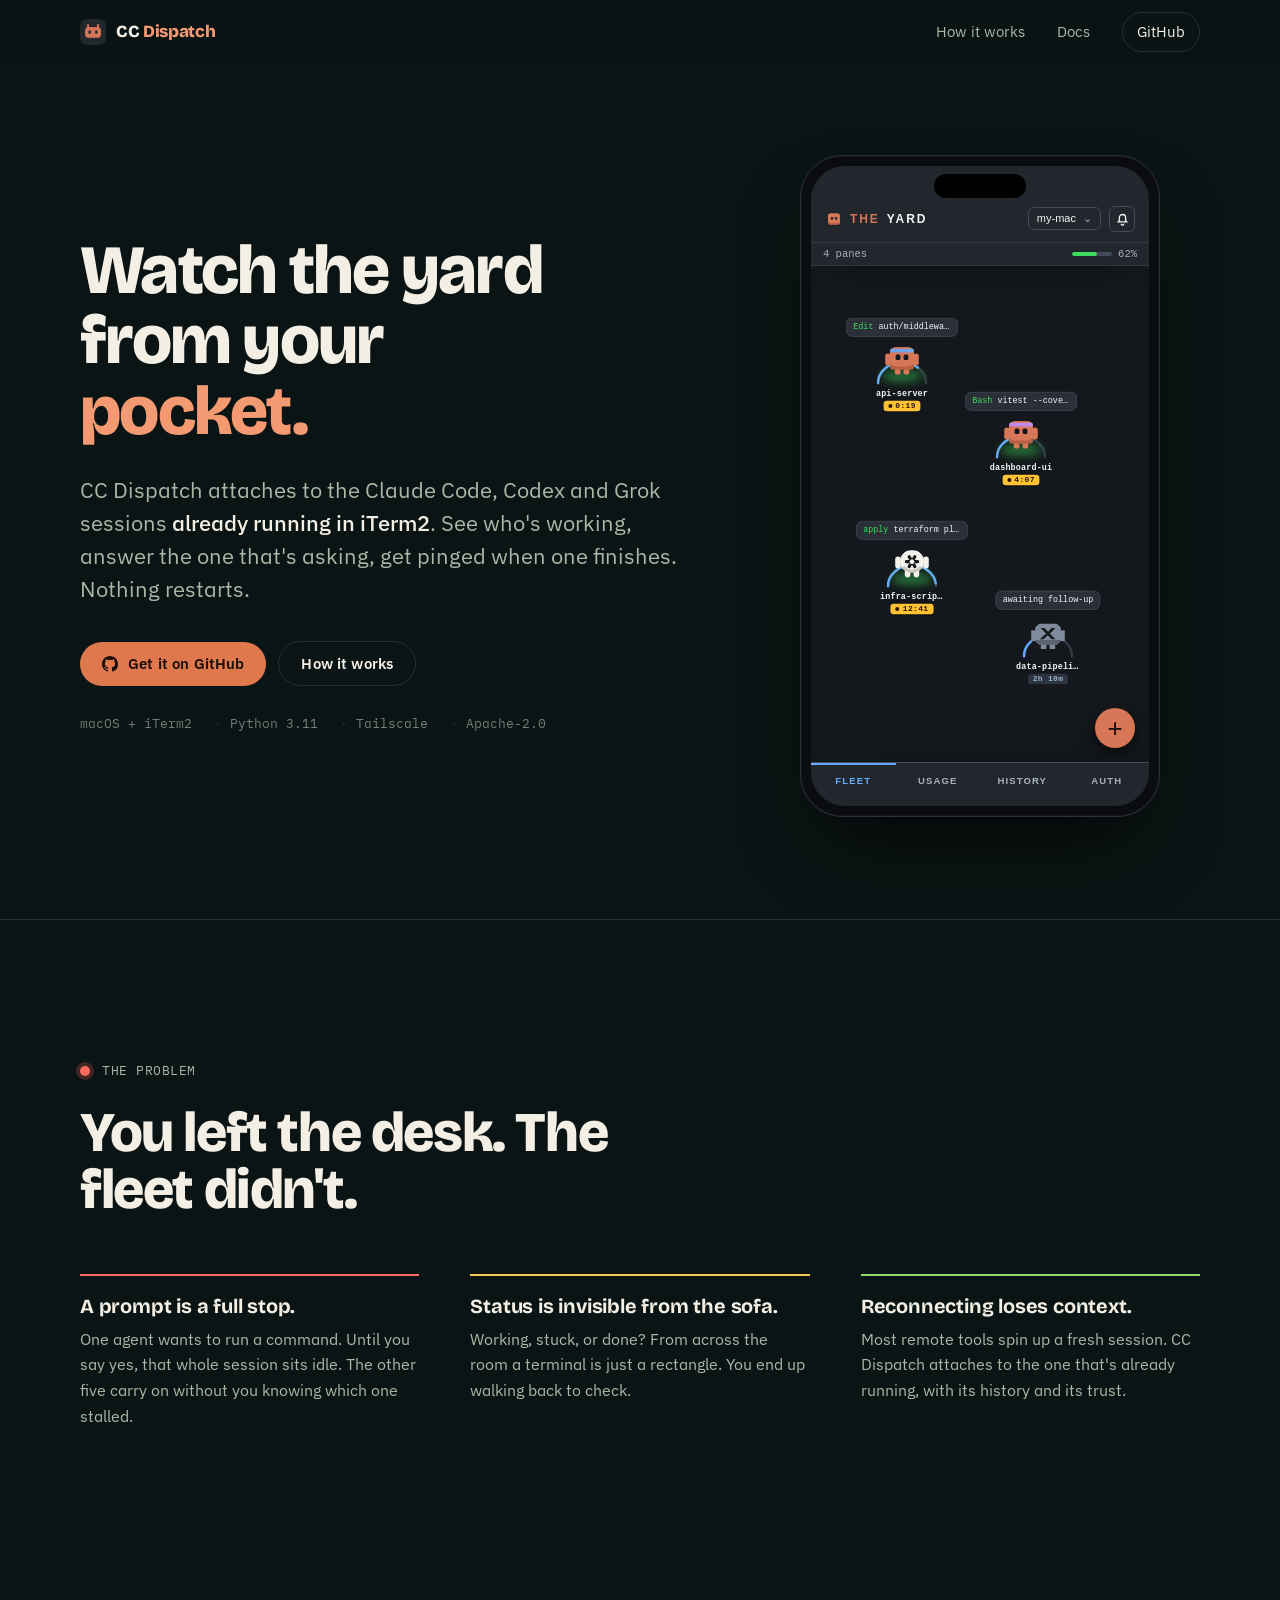
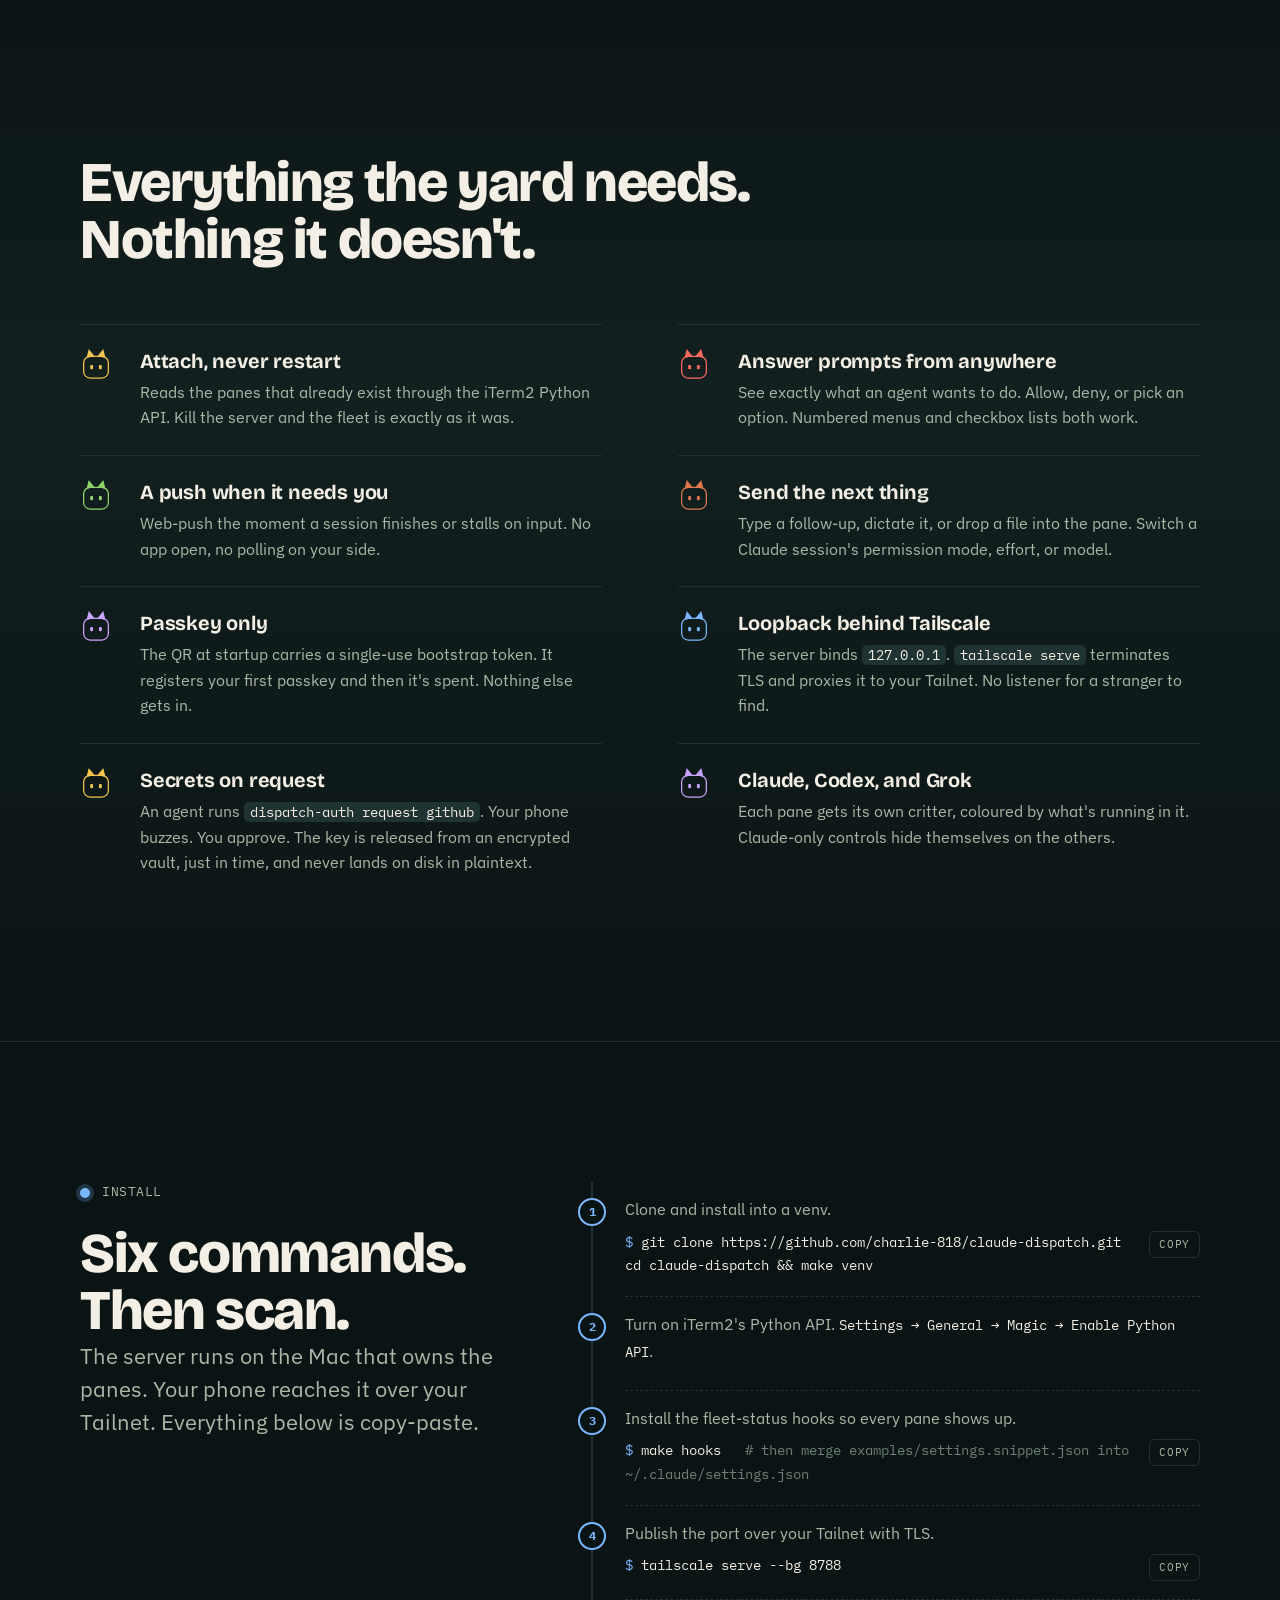
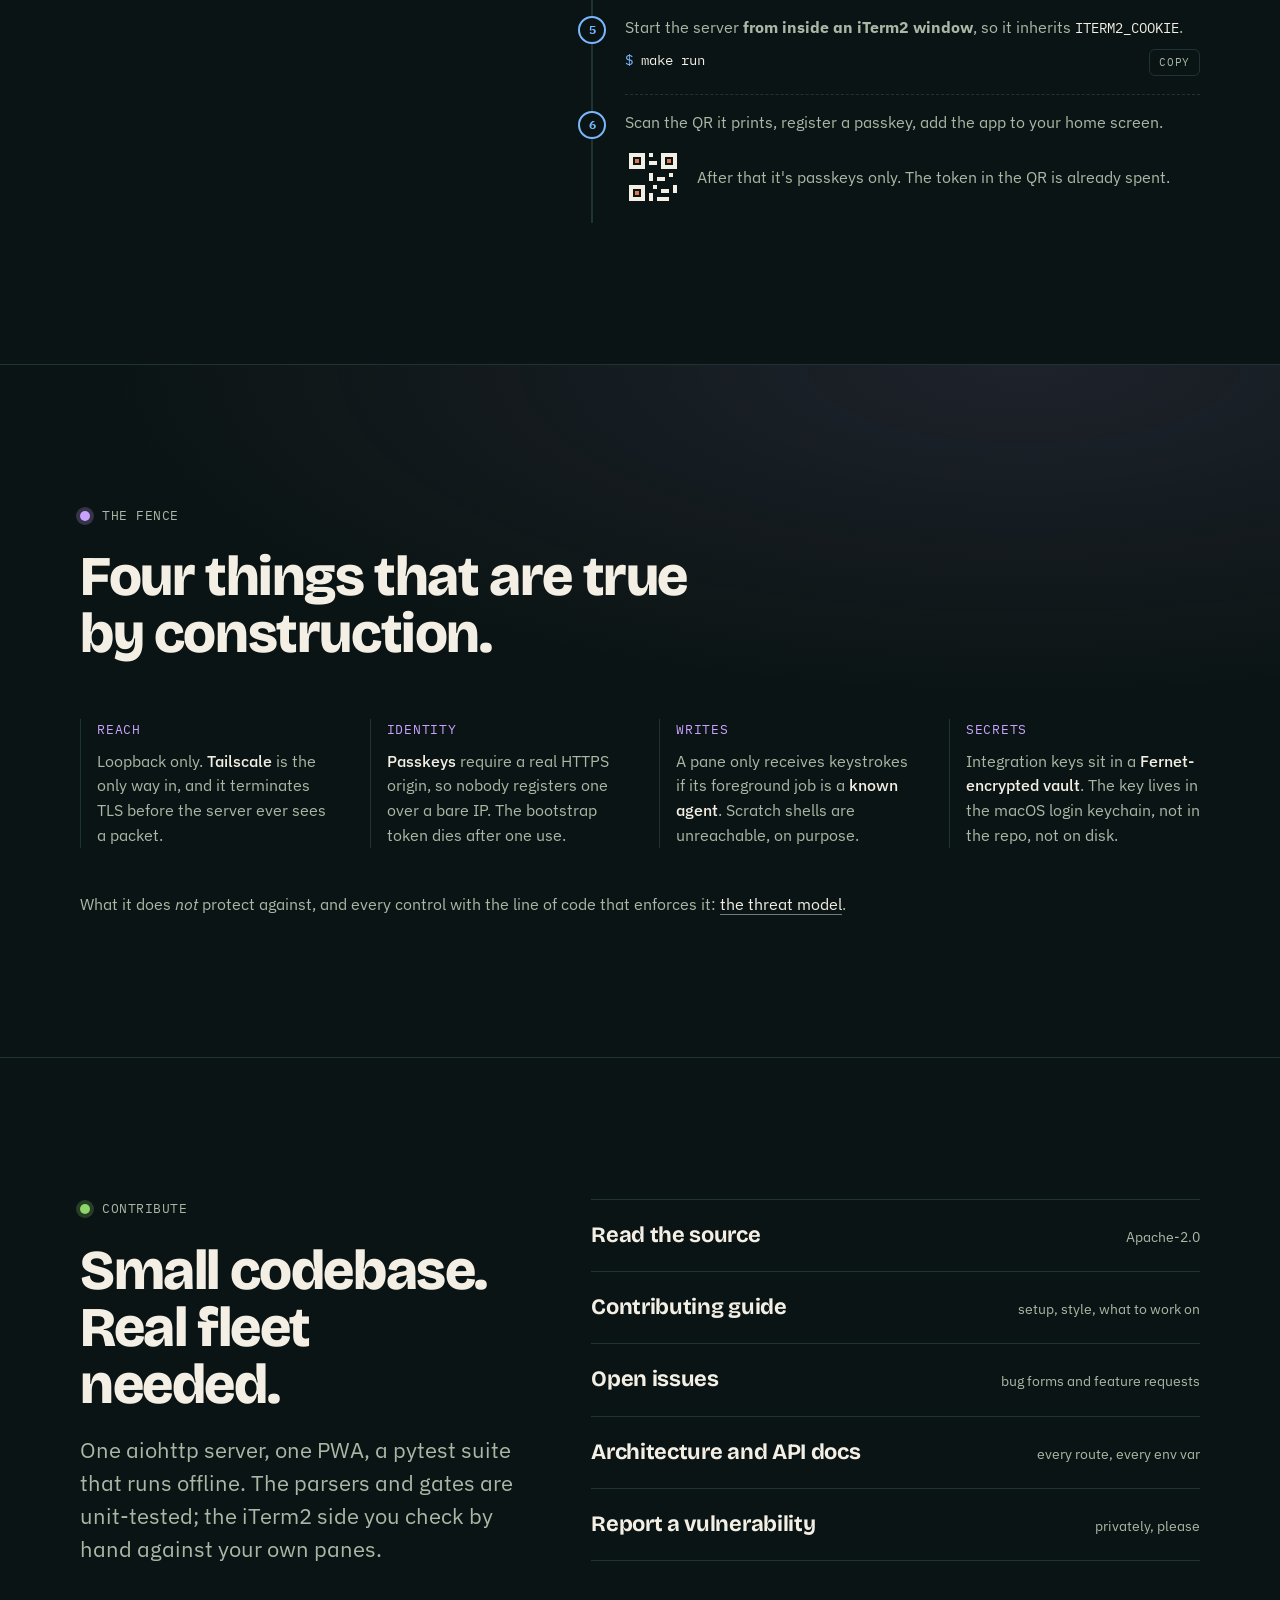
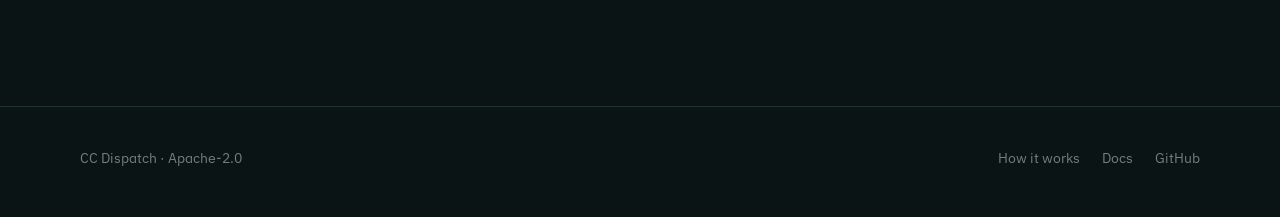
<file: site/index.html>
<!doctype html>
<html lang="en">
<head>
<meta charset="utf-8">
<meta name="viewport" content="width=device-width,initial-scale=1">
<title>CC Dispatch — watch the yard from your pocket</title>
<meta name="description" content="CC Dispatch attaches to the Claude Code, Codex and Grok sessions already running in iTerm2 on your Mac. See who's working, answer the one that's asking, get pinged when one finishes. From your phone, over Tailscale, behind a passkey.">
<meta property="og:title" content="CC Dispatch — watch the yard from your pocket">
<meta property="og:description" content="Phone control for the agent panes already running in iTerm2. Nothing restarts.">
<meta property="og:type" content="website">
<meta property="og:image" content="assets/icon-512.png">
<meta name="theme-color" content="#0b1414">
<link rel="icon" type="image/png" href="assets/icon-512.png">
<link rel="preconnect" href="https://fonts.googleapis.com">
<link rel="preconnect" href="https://fonts.gstatic.com" crossorigin>
<link rel="stylesheet" href="https://fonts.googleapis.com/css2?family=Bricolage+Grotesque:opsz,wdth,wght@12..96,100..112,700..800&family=IBM+Plex+Mono:wght@400;500;600&family=IBM+Plex+Sans:wght@400;500;600&display=swap">
<link rel="stylesheet" href="styles.css">
</head>
<body>

<header class="nav">
  <div class="wrap">
    <a class="brand" href="index.html"><img src="assets/icon-512.png" alt=""><span>CC <b>Dispatch</b></span></a>
    <nav>
      <a href="how-it-works.html">How it works</a>
      <a href="https://github.com/charlie-818/claude-dispatch/tree/main/docs">Docs</a>
      <a class="gh" href="https://github.com/charlie-818/claude-dispatch">GitHub</a>
    </nav>
  </div>
</header>

<main>

<!-- ── Hero: the yard ─────────────────────────────────────────────────── -->
<section class="hero">
  <div class="wrap">
    <div>
      <h1>Watch the yard from your <em>pocket.</em></h1>
      <p class="lede">CC Dispatch attaches to the Claude Code, Codex and Grok sessions <strong>already running in iTerm2</strong>. See who's working, answer the one that's asking, get pinged when one finishes. Nothing restarts.</p>
      <div class="cta">
        <a class="btn btn-clay" href="https://github.com/charlie-818/claude-dispatch">
          <svg viewBox="0 0 16 16" fill="currentColor" aria-hidden="true"><path d="M8 0C3.58 0 0 3.58 0 8c0 3.54 2.29 6.53 5.47 7.59.4.07.55-.17.55-.38 0-.19-.01-.82-.01-1.49-2.01.37-2.53-.49-2.69-.94-.09-.23-.48-.94-.82-1.13-.28-.15-.68-.52-.01-.53.63-.01 1.08.58 1.23.82.72 1.21 1.87.87 2.33.66.07-.52.28-.87.51-1.07-1.78-.2-3.64-.89-3.64-3.95 0-.87.31-1.59.82-2.15-.08-.2-.36-1.02.08-2.12 0 0 .67-.21 2.2.82.64-.18 1.32-.27 2-.27.68 0 1.36.09 2 .27 1.53-1.04 2.2-.82 2.2-.82.44 1.1.16 1.92.08 2.12.51.56.82 1.27.82 2.15 0 3.07-1.87 3.75-3.65 3.95.29.25.54.73.54 1.48 0 1.07-.01 1.93-.01 2.2 0 .21.15.46.55.38A8.01 8.01 0 0 0 16 8c0-4.42-3.58-8-8-8z"/></svg>
          Get it on GitHub
        </a>
        <a class="btn btn-ghost" href="how-it-works.html">How it works</a>
      </div>
      <div class="req"><span>macOS + iTerm2</span><span>Python 3.11</span><span>Tailscale</span><span>Apache-2.0</span></div>
    </div>

    <div class="phone-wrap" aria-label="The Yard: the fleet view of the CC Dispatch app. One session asks permission, you approve it, another finishes and sends a push notification.">
      <div class="phone">
        <div class="app">
          <div class="app-top">
            <span class="wm"><svg viewBox="0 0 44 40" aria-hidden="true"><rect class="body" x="7" y="6" width="30" height="28" rx="7"/><rect class="shade" x="7" y="26" width="30" height="8" rx="4"/><rect class="body" x="7" y="6" width="30" height="24" rx="7"/><rect class="eye" x="14" y="15" width="6" height="7" rx="2"/><rect class="eye" x="24" y="15" width="6" height="7" rx="2"/></svg>THE <b>YARD</b></span>
            <span class="host">my-mac <i>⌄</i></span>
            <span class="bell"><svg viewBox="0 0 16 16" fill="none" stroke="currentColor" stroke-width="1.4" aria-hidden="true"><path d="M3.5 11.5h9l-1.2-1.6V7a3.3 3.3 0 0 0-6.6 0v2.9zM6.5 13.5a1.5 1.5 0 0 0 3 0"/></svg></span>
          </div>
          <div class="app-sub"><span>4 panes</span><span class="usage"><i style="--u:62%"></i>62%</span></div>
          <div class="yard">
            <div class="banner story"><img src="assets/icon-512.png" alt=""><div><b>infra-scripts finished</b>done — 12 resources changed</div></div>
        <div class="critter working" style="--x:27%;--y:15%;--band:#66a9ff">
          <div class="bubble on"><span class="verb">Edit</span> auth/middleware.py</div>
          <div class="stage"><svg class="ring" viewBox="0 0 64 38" aria-hidden="true"><path class="track" d="M2 36 A30 26 0 0 1 62 36"/><path class="fill" d="M2 36 A30 26 0 0 1 62 36" style="--pct:.62"/></svg><span class="glow"></span><svg class="clawd" viewBox="0 0 44 40" aria-hidden="true"><rect class="limb leg-l" x="13" y="30" width="7" height="10" rx="2"/><rect class="limb leg-r" x="24" y="30" width="7" height="10" rx="2"/><rect class="limb arm-l" x="1" y="14" width="7" height="15" rx="3.5"/><rect class="limb arm-r" x="36" y="14" width="7" height="15" rx="3.5"/><rect class="body" x="7" y="6" width="30" height="28" rx="7"/><rect class="shade" x="7" y="26" width="30" height="8" rx="4"/><rect class="body" x="7" y="6" width="30" height="24" rx="7"/><rect class="band" x="7" y="8" width="30" height="4.5" rx="2.25" fill="transparent"/><rect class="eye" x="14" y="15" width="6" height="7" rx="2"/><rect class="eye" x="24" y="15" width="6" height="7" rx="2"/></svg></div>
          <span class="ctag">api-server</span>
          <span class="wtimer">0:19</span>
        </div>
        <div class="critter working asks" style="--x:62%;--y:30%;--band:#bd8dff">
          <div class="bubble on"><span class="a"><span class="verb">Bash</span> vitest --coverage</span><span class="b"><span class="verb">Bash</span> rm -rf dist/</span></div>
          <div class="stage"><svg class="ring" viewBox="0 0 64 38" aria-hidden="true"><path class="track" d="M2 36 A30 26 0 0 1 62 36"/><path class="fill" d="M2 36 A30 26 0 0 1 62 36" style="--pct:.35"/></svg><span class="glow"></span><svg class="clawd" viewBox="0 0 44 40" aria-hidden="true"><rect class="limb leg-l" x="13" y="30" width="7" height="10" rx="2"/><rect class="limb leg-r" x="24" y="30" width="7" height="10" rx="2"/><rect class="limb arm-l" x="1" y="14" width="7" height="15" rx="3.5"/><rect class="limb arm-r" x="36" y="14" width="7" height="15" rx="3.5"/><rect class="body" x="7" y="6" width="30" height="28" rx="7"/><rect class="shade" x="7" y="26" width="30" height="8" rx="4"/><rect class="body" x="7" y="6" width="30" height="24" rx="7"/><rect class="band" x="7" y="8" width="30" height="4.5" rx="2.25" fill="transparent"/><rect class="eye" x="14" y="15" width="6" height="7" rx="2"/><rect class="eye" x="24" y="15" width="6" height="7" rx="2"/></svg></div>
          <span class="ctag">dashboard-ui</span>
          <span class="wtimer">4:07</span>
        </div>
        <div class="critter working finishes p-codex" style="--x:30%;--y:56%">
          <div class="bubble on"><span class="a"><span class="verb">apply</span> terraform plan</span><span class="b">done · 12 changed</span></div>
          <div class="stage"><svg class="ring" viewBox="0 0 64 38" aria-hidden="true"><path class="track" d="M2 36 A30 26 0 0 1 62 36"/><path class="fill" d="M2 36 A30 26 0 0 1 62 36" style="--pct:.8"/></svg><span class="glow"></span><svg class="clawd" viewBox="0 0 44 40" aria-hidden="true"><rect class="limb leg-l" x="13" y="30" width="7" height="10" rx="3.5"/><rect class="limb leg-r" x="24" y="30" width="7" height="10" rx="3.5"/><rect class="limb arm-l" x="1" y="14" width="7" height="15" rx="3.5"/><rect class="limb arm-r" x="36" y="14" width="7" height="15" rx="3.5"/><rect class="body" x="7" y="6" width="30" height="28" rx="14"/><path class="shade" d="M9.51 28A14 14 0 0 0 21 34L23 34A14 14 0 0 0 34.49 28L31.21 25.71A10 10 0 0 1 23 30L21 30A10 10 0 0 1 12.79 25.71Z"/><g class="eye"><rect x="13" y="18.3" width="18" height="4" rx="2"/><rect x="13" y="18.3" width="18" height="4" rx="2" transform="rotate(60 22 20.3)"/><rect x="13" y="18.3" width="18" height="4" rx="2" transform="rotate(-60 22 20.3)"/></g><polygon class="body" points="25.2,20.3 23.6,23.1 20.4,23.1 18.8,20.3 20.4,17.5 23.6,17.5"/></svg></div>
          <span class="ctag">infra-scripts</span>
          <span class="wtimer">12:41</span>
        </div>
        <div class="critter idle resting p-grok" style="--x:70%;--y:70%">
          <div class="bubble on">awaiting follow-up</div>
          <div class="stage"><svg class="ring" viewBox="0 0 64 38" aria-hidden="true"><path class="track" d="M2 36 A30 26 0 0 1 62 36"/><path class="fill" d="M2 36 A30 26 0 0 1 62 36" style="--pct:.2"/></svg><span class="glow"></span><svg class="clawd" viewBox="0 0 44 40" aria-hidden="true"><rect class="limb leg-l" x="13" y="30" width="7" height="10"/><rect class="limb leg-r" x="24" y="30" width="7" height="10"/><rect class="limb arm-l" x="1" y="14" width="7" height="15"/><rect class="limb arm-r" x="36" y="14" width="7" height="15"/><polygon class="body" points="11,5 33,5 38,10 38,29 33,34 11,34 6,29 6,10"/><polygon class="shade" points="6,27.5 38,27.5 38,29 33,34 11,34 6,29"/><g class="eye"><polygon points="12.8,10.8 17.4,10.8 31.2,26.6 26.6,26.6"/><polygon points="26.6,10.8 31.2,10.8 24.6,18.4 20,18.4"/><polygon points="18.6,19.6 23.2,19.6 16.4,26.6 11.8,26.6"/></g></svg></div>
          <span class="ctag">data-pipeline</span>
          <span class="wtimer">2h 10m</span>
        </div>
            <div class="sheet story">
              <div class="sheet-h"><i></i>dashboard-ui wants to run</div>
              <pre>rm -rf dist/</pre>
              <div class="acts"><span class="allow">Allow</span><span>Deny</span></div>
            </div>
            <span class="fab" aria-hidden="true">+</span>
          </div>
          <div class="tabbar"><span class="cur">Fleet</span><span>Usage</span><span>History</span><span>Auth</span></div>
        </div>
      </div>
    </div>
  </div>
</section>

<!-- ── Why ────────────────────────────────────────────────────────────── -->
<section class="why">
  <div class="wrap">
    <p class="eyebrow mono r">the problem</p>
    <h2 class="r">You left the desk. The fleet didn't.</h2>
    <div class="truths">
      <div class="truth r" data-d="1" style="--c:var(--ember)">
        <h3>A prompt is a full stop.</h3>
        <p>One agent wants to run a command. Until you say yes, that whole session sits idle. The other five carry on without you knowing which one stalled.</p>
      </div>
      <div class="truth r" data-d="2" style="--c:var(--sun)">
        <h3>Status is invisible from the sofa.</h3>
        <p>Working, stuck, or done? From across the room a terminal is just a rectangle. You end up walking back to check.</p>
      </div>
      <div class="truth r" data-d="3" style="--c:var(--moss)">
        <h3>Reconnecting loses context.</h3>
        <p>Most remote tools spin up a fresh session. CC Dispatch attaches to the one that's already running, with its history and its trust.</p>
      </div>
    </div>
  </div>
</section>

<!-- ── What it does ───────────────────────────────────────────────────── -->
<section class="what">
  <div class="wrap">
    <p class="eyebrow mono r">what it does</p>
    <h2 class="r">Everything the yard needs.<br>Nothing it doesn't.</h2>
    <div class="ledger">
      <div class="row r" style="--c:var(--sun)">
        <svg class="glyph" viewBox="0 0 44 44" aria-hidden="true"><rect class="head" x="5" y="10" width="34" height="30" rx="9"/><polygon class="ear" points="9,12 12,0 20,10"/><polygon class="ear" points="35,12 32,0 24,10"/><rect class="eye" x="14" y="22" width="4" height="6" rx="1.5"/><rect class="eye" x="26" y="22" width="4" height="6" rx="1.5"/></svg>
        <div><h3>Attach, never restart</h3><p>Reads the panes that already exist through the iTerm2 Python API. Kill the server and the fleet is exactly as it was.</p></div>
      </div>
      <div class="row r" style="--c:var(--ember)">
        <svg class="glyph" viewBox="0 0 44 44" aria-hidden="true"><rect class="head" x="5" y="10" width="34" height="30" rx="9"/><polygon class="ear" points="9,12 12,0 20,10"/><polygon class="ear" points="35,12 32,0 24,10"/><rect class="eye" x="14" y="22" width="4" height="6" rx="1.5"/><rect class="eye" x="26" y="22" width="4" height="6" rx="1.5"/></svg>
        <div><h3>Answer prompts from anywhere</h3><p>See exactly what an agent wants to do. Allow, deny, or pick an option. Numbered menus and checkbox lists both work.</p></div>
      </div>
      <div class="row r" style="--c:var(--moss)">
        <svg class="glyph" viewBox="0 0 44 44" aria-hidden="true"><rect class="head" x="5" y="10" width="34" height="30" rx="9"/><polygon class="ear" points="9,12 12,0 20,10"/><polygon class="ear" points="35,12 32,0 24,10"/><rect class="eye" x="14" y="22" width="4" height="6" rx="1.5"/><rect class="eye" x="26" y="22" width="4" height="6" rx="1.5"/></svg>
        <div><h3>A push when it needs you</h3><p>Web-push the moment a session finishes or stalls on input. No app open, no polling on your side.</p></div>
      </div>
      <div class="row r" style="--c:var(--clay)">
        <svg class="glyph" viewBox="0 0 44 44" aria-hidden="true"><rect class="head" x="5" y="10" width="34" height="30" rx="9"/><polygon class="ear" points="9,12 12,0 20,10"/><polygon class="ear" points="35,12 32,0 24,10"/><rect class="eye" x="14" y="22" width="4" height="6" rx="1.5"/><rect class="eye" x="26" y="22" width="4" height="6" rx="1.5"/></svg>
        <div><h3>Send the next thing</h3><p>Type a follow-up, dictate it, or drop a file into the pane. Switch a Claude session's permission mode, effort, or model.</p></div>
      </div>
      <div class="row r" style="--c:var(--lilac)">
        <svg class="glyph" viewBox="0 0 44 44" aria-hidden="true"><rect class="head" x="5" y="10" width="34" height="30" rx="9"/><polygon class="ear" points="9,12 12,0 20,10"/><polygon class="ear" points="35,12 32,0 24,10"/><rect class="eye" x="14" y="22" width="4" height="6" rx="1.5"/><rect class="eye" x="26" y="22" width="4" height="6" rx="1.5"/></svg>
        <div><h3>Passkey only</h3><p>The QR at startup carries a single-use bootstrap token. It registers your first passkey and then it's spent. Nothing else gets in.</p></div>
      </div>
      <div class="row r" style="--c:var(--sky)">
        <svg class="glyph" viewBox="0 0 44 44" aria-hidden="true"><rect class="head" x="5" y="10" width="34" height="30" rx="9"/><polygon class="ear" points="9,12 12,0 20,10"/><polygon class="ear" points="35,12 32,0 24,10"/><rect class="eye" x="14" y="22" width="4" height="6" rx="1.5"/><rect class="eye" x="26" y="22" width="4" height="6" rx="1.5"/></svg>
        <div><h3>Loopback behind Tailscale</h3><p>The server binds <code>127.0.0.1</code>. <code>tailscale serve</code> terminates TLS and proxies it to your Tailnet. No listener for a stranger to find.</p></div>
      </div>
      <div class="row r" style="--c:var(--sun)">
        <svg class="glyph" viewBox="0 0 44 44" aria-hidden="true"><rect class="head" x="5" y="10" width="34" height="30" rx="9"/><polygon class="ear" points="9,12 12,0 20,10"/><polygon class="ear" points="35,12 32,0 24,10"/><rect class="eye" x="14" y="22" width="4" height="6" rx="1.5"/><rect class="eye" x="26" y="22" width="4" height="6" rx="1.5"/></svg>
        <div><h3>Secrets on request</h3><p>An agent runs <code>dispatch-auth request github</code>. Your phone buzzes. You approve. The key is released from an encrypted vault, just in time, and never lands on disk in plaintext.</p></div>
      </div>
      <div class="row r" style="--c:var(--lilac)">
        <svg class="glyph" viewBox="0 0 44 44" aria-hidden="true"><rect class="head" x="5" y="10" width="34" height="30" rx="9"/><polygon class="ear" points="9,12 12,0 20,10"/><polygon class="ear" points="35,12 32,0 24,10"/><rect class="eye" x="14" y="22" width="4" height="6" rx="1.5"/><rect class="eye" x="26" y="22" width="4" height="6" rx="1.5"/></svg>
        <div><h3>Claude, Codex, and Grok</h3><p>Each pane gets its own critter, coloured by what's running in it. Claude-only controls hide themselves on the others.</p></div>
      </div>
    </div>
  </div>
</section>

<!-- ── Install ────────────────────────────────────────────────────────── -->
<section class="install">
  <div class="wrap split">
    <div class="sticky">
      <p class="eyebrow mono r">install</p>
      <h2 class="r">Six commands.<br>Then scan.</h2>
      <p class="lede r" data-d="1">The server runs on the Mac that owns the panes. Your phone reaches it over your Tailnet. Everything below is copy-paste.</p>
    </div>
    <div class="term r" data-d="2">
      <div class="step"><span class="n">1</span>
        <p class="say">Clone and install into a venv.</p>
        <div class="cmd"><pre>git clone https://github.com/charlie-818/claude-dispatch.git
cd claude-dispatch &amp;&amp; make venv</pre><button class="copy" type="button">copy</button></div>
      </div>
      <div class="step"><span class="n">2</span>
        <p class="say">Turn on iTerm2's Python API. <code>Settings → General → Magic → Enable Python API</code>.</p>
      </div>
      <div class="step"><span class="n">3</span>
        <p class="say">Install the fleet-status hooks so every pane shows up.</p>
        <div class="cmd"><pre>make hooks   <span class="c"># then merge examples/settings.snippet.json into ~/.claude/settings.json</span></pre><button class="copy" type="button">copy</button></div>
      </div>
      <div class="step"><span class="n">4</span>
        <p class="say">Publish the port over your Tailnet with TLS.</p>
        <div class="cmd"><pre>tailscale serve --bg 8788</pre><button class="copy" type="button">copy</button></div>
      </div>
      <div class="step"><span class="n">5</span>
        <p class="say">Start the server <strong>from inside an iTerm2 window</strong>, so it inherits <code>ITERM2_COOKIE</code>.</p>
        <div class="cmd"><pre>make run</pre><button class="copy" type="button">copy</button></div>
      </div>
      <div class="step"><span class="n">6</span>
        <p class="say">Scan the QR it prints, register a passkey, add the app to your home screen.</p>
        <div class="qr">
          <svg viewBox="0 0 56 56" aria-hidden="true"><g fill="var(--bone)"><rect x="4" y="4" width="16" height="16"/><rect x="36" y="4" width="16" height="16"/><rect x="4" y="36" width="16" height="16"/><rect x="24" y="4" width="4" height="4"/><rect x="24" y="12" width="8" height="4"/><rect x="24" y="24" width="4" height="8"/><rect x="32" y="28" width="8" height="4"/><rect x="44" y="24" width="4" height="4"/><rect x="28" y="36" width="4" height="4"/><rect x="36" y="40" width="8" height="4"/><rect x="48" y="36" width="4" height="8"/><rect x="24" y="44" width="4" height="8"/><rect x="32" y="48" width="12" height="4"/></g><g fill="var(--night)"><rect x="8" y="8" width="8" height="8"/><rect x="40" y="8" width="8" height="8"/><rect x="8" y="40" width="8" height="8"/></g><g fill="var(--clay)"><rect x="10" y="10" width="4" height="4"/><rect x="42" y="10" width="4" height="4"/><rect x="10" y="42" width="4" height="4"/></g></svg>
          <p>After that it's passkeys only. The token in the QR is already spent.</p>
        </div>
      </div>
    </div>
  </div>
</section>

<!-- ── Security ───────────────────────────────────────────────────────── -->
<section class="fence">
  <div class="wrap">
    <p class="eyebrow mono r">the fence</p>
    <h2 class="r">Four things that are true<br>by construction.</h2>
    <div class="posts">
      <div class="post r" data-d="1"><span class="k">reach</span><p>Loopback only. <b>Tailscale</b> is the only way in, and it terminates TLS before the server ever sees a packet.</p></div>
      <div class="post r" data-d="2"><span class="k">identity</span><p><b>Passkeys</b> require a real HTTPS origin, so nobody registers one over a bare IP. The bootstrap token dies after one use.</p></div>
      <div class="post r" data-d="3"><span class="k">writes</span><p>A pane only receives keystrokes if its foreground job is a <b>known agent</b>. Scratch shells are unreachable, on purpose.</p></div>
      <div class="post r" data-d="4"><span class="k">secrets</span><p>Integration keys sit in a <b>Fernet-encrypted vault</b>. The key lives in the macOS login keychain, not in the repo, not on disk.</p></div>
    </div>
    <p class="more r">What it does <em>not</em> protect against, and every control with the line of code that enforces it: <a href="how-it-works.html#threat-model">the threat model</a>.</p>
  </div>
</section>

<!-- ── Contribute ─────────────────────────────────────────────────────── -->
<section class="join">
  <div class="wrap split">
    <div>
      <p class="eyebrow mono r">contribute</p>
      <h2 class="r">Small codebase.<br>Real fleet needed.</h2>
      <p class="lede r" data-d="1">One aiohttp server, one PWA, a pytest suite that runs offline. The parsers and gates are unit-tested; the iTerm2 side you check by hand against your own panes.</p>
    </div>
    <ul class="paths r" data-d="2">
      <li><a href="https://github.com/charlie-818/claude-dispatch">Read the source</a><small>Apache-2.0</small></li>
      <li><a href="https://github.com/charlie-818/claude-dispatch/blob/main/CONTRIBUTING.md">Contributing guide</a><small>setup, style, what to work on</small></li>
      <li><a href="https://github.com/charlie-818/claude-dispatch/issues">Open issues</a><small>bug forms and feature requests</small></li>
      <li><a href="https://github.com/charlie-818/claude-dispatch/tree/main/docs">Architecture and API docs</a><small>every route, every env var</small></li>
      <li><a href="https://github.com/charlie-818/claude-dispatch/blob/main/SECURITY.md">Report a vulnerability</a><small>privately, please</small></li>
    </ul>
  </div>
</section>

</main>

<footer>
  <div class="wrap">
    <span>CC Dispatch · Apache-2.0</span>
    <nav>
      <a href="how-it-works.html">How it works</a>
      <a href="https://github.com/charlie-818/claude-dispatch/tree/main/docs">Docs</a>
      <a href="https://github.com/charlie-818/claude-dispatch">GitHub</a>
    </nav>
  </div>
</footer>

<script src="script.js"></script>
</body>
</html>
</file>
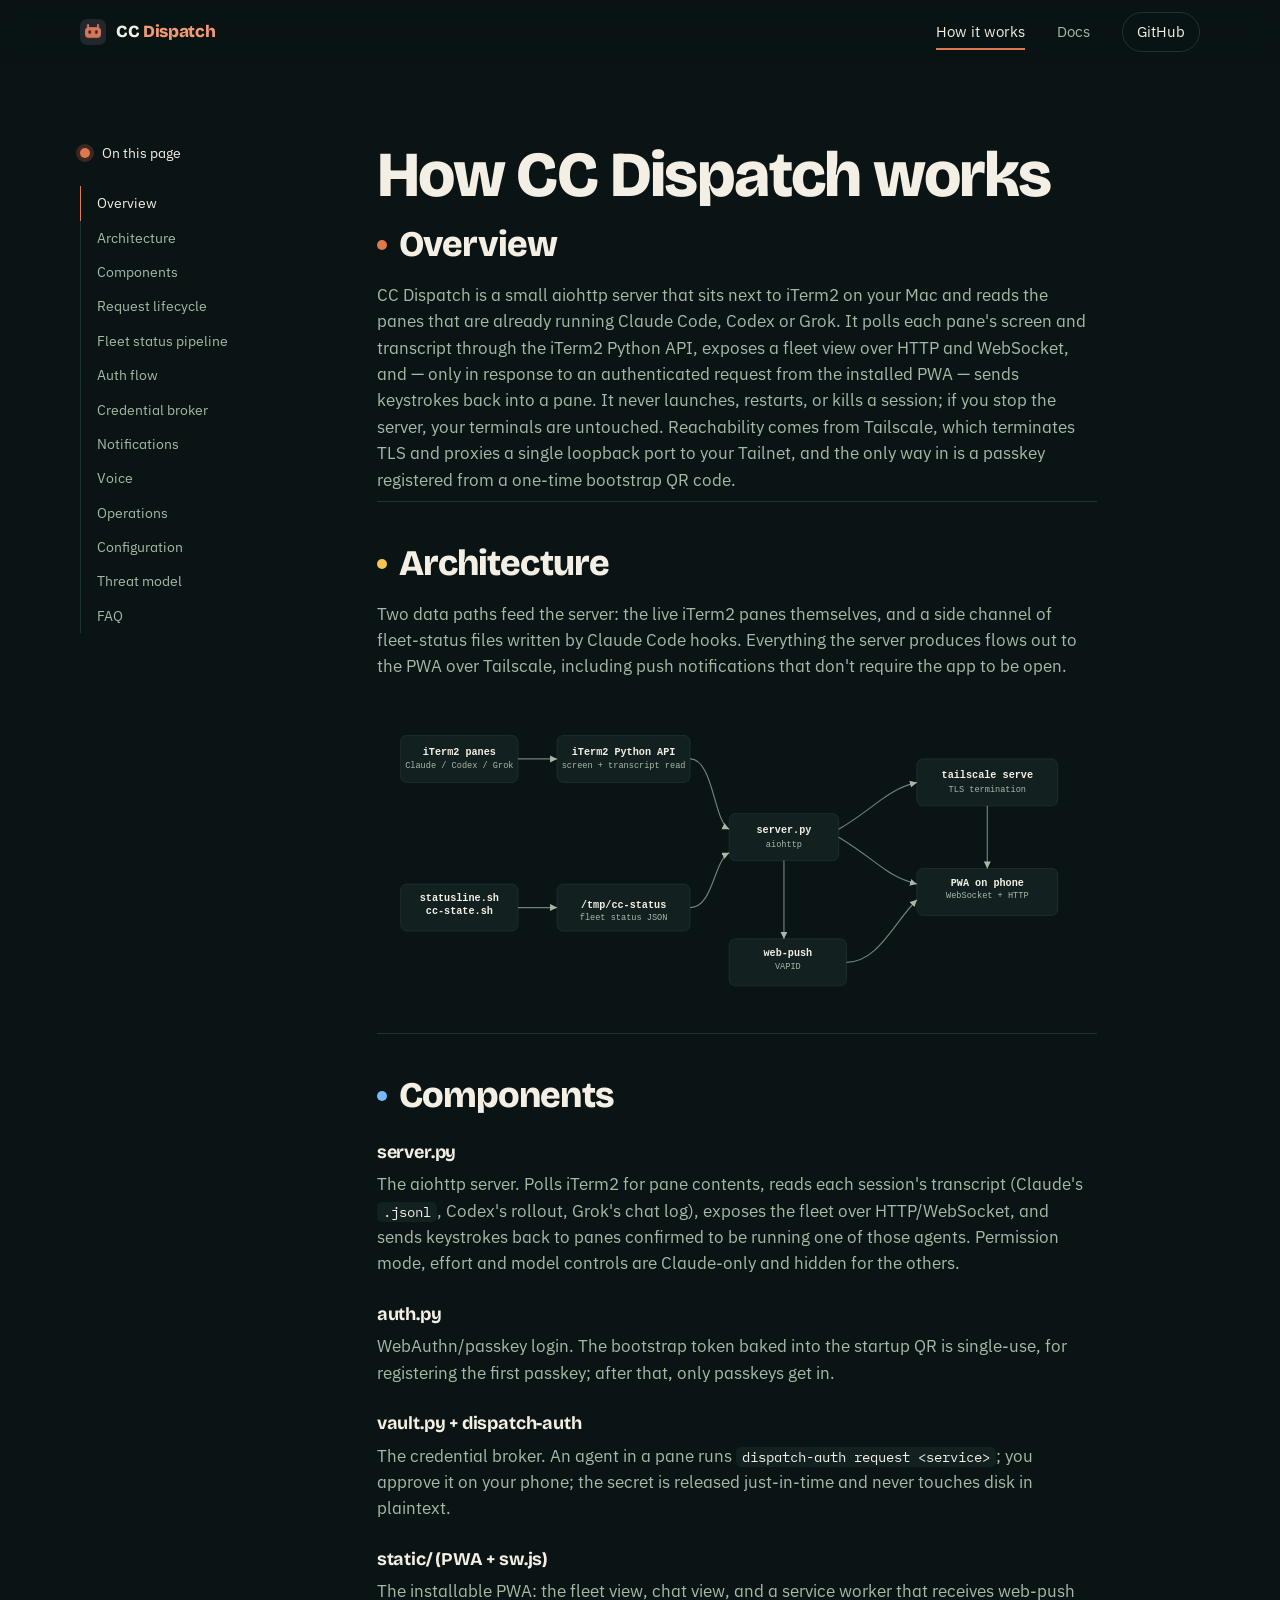
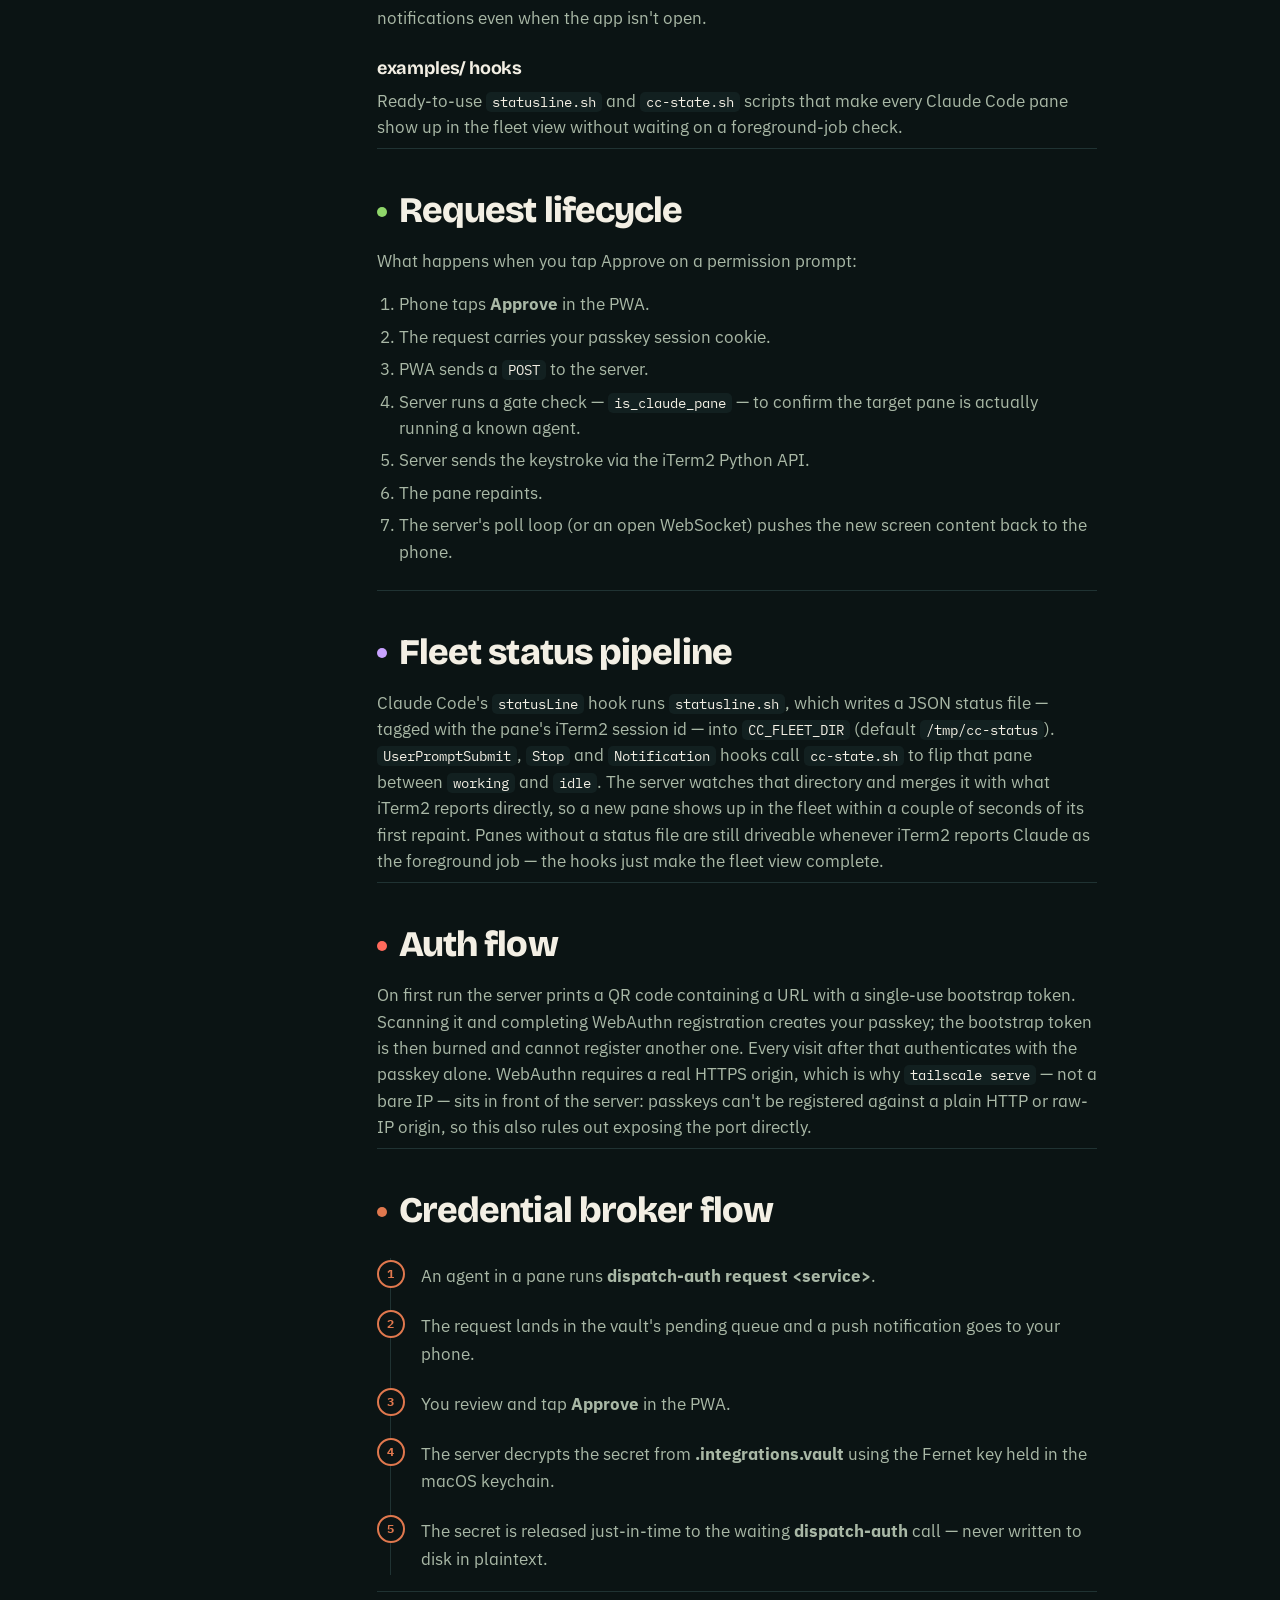
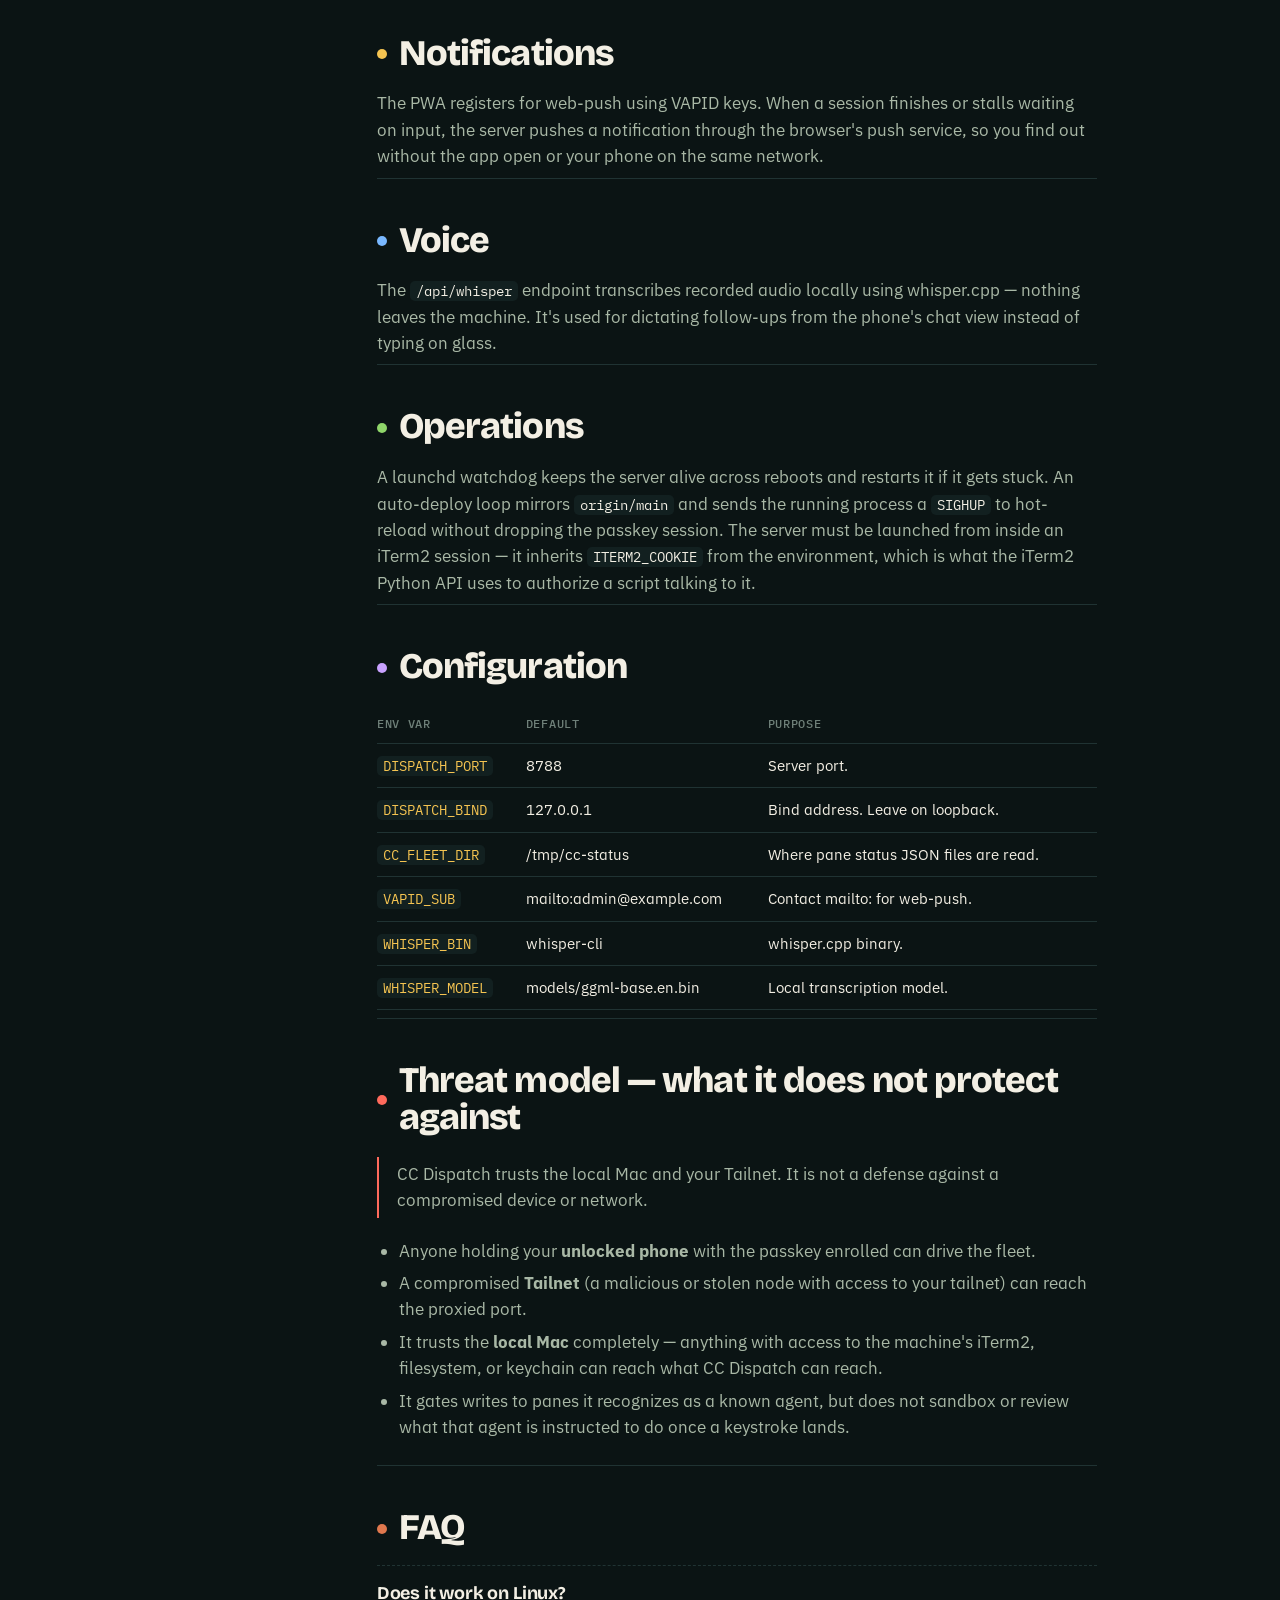
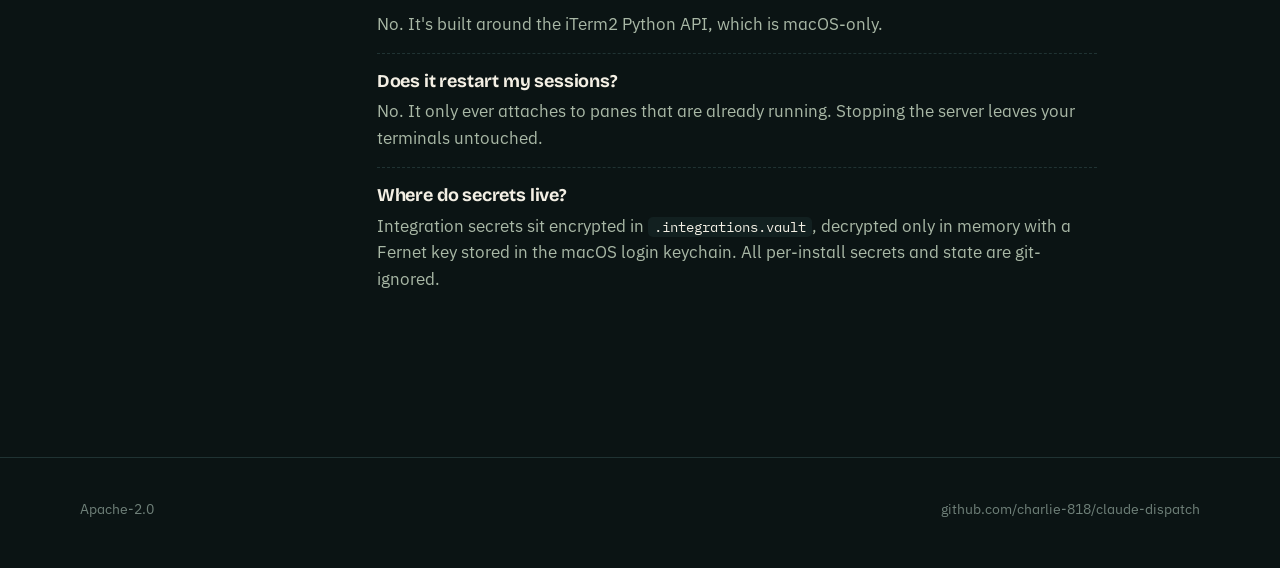
<file: site/how-it-works.html>
<!doctype html>
<html lang="en">
<head>
<meta charset="utf-8">
<meta name="viewport" content="width=device-width,initial-scale=1">
<title>How it works — CC Dispatch</title>
<meta name="description" content="Architecture, request lifecycle, auth flow, credential broker and threat model for CC Dispatch.">
<meta property="og:title" content="How CC Dispatch works">
<meta property="og:description" content="Architecture, request lifecycle, auth flow and threat model for CC Dispatch.">
<meta property="og:type" content="website">
<meta property="og:image" content="assets/icon-512.png">
<meta name="theme-color" content="#0b1414">
<link rel="icon" type="image/png" href="assets/icon-512.png">
<link rel="preconnect" href="https://fonts.googleapis.com">
<link rel="preconnect" href="https://fonts.gstatic.com" crossorigin>
<link rel="stylesheet" href="https://fonts.googleapis.com/css2?family=Bricolage+Grotesque:opsz,wdth,wght@12..96,100..112,700..800&family=IBM+Plex+Mono:wght@400;500;600&family=IBM+Plex+Sans:wght@400;500;600&display=swap">
<link rel="stylesheet" href="styles.css">
</head>
<body>

<header class="nav">
  <div class="wrap">
    <a class="brand" href="index.html">
      <img src="assets/icon-512.png" alt="">
      <span>CC <b>Dispatch</b></span>
    </a>
    <nav>
      <a href="how-it-works.html" aria-current="page">How it works</a>
      <a href="https://github.com/charlie-818/claude-dispatch/tree/main/docs">Docs</a>
      <a class="gh" href="https://github.com/charlie-818/claude-dispatch">GitHub</a>
    </nav>
  </div>
</header>

<div class="hiw-layout">
  <nav class="toc" aria-label="Table of contents">
    <p class="eyebrow">On this page</p>
    <ul>
      <li><a href="#overview">Overview</a></li>
      <li><a href="#architecture">Architecture</a></li>
      <li><a href="#components">Components</a></li>
      <li><a href="#lifecycle">Request lifecycle</a></li>
      <li><a href="#fleet-status">Fleet status pipeline</a></li>
      <li><a href="#auth">Auth flow</a></li>
      <li><a href="#broker">Credential broker</a></li>
      <li><a href="#notifications">Notifications</a></li>
      <li><a href="#voice">Voice</a></li>
      <li><a href="#operations">Operations</a></li>
      <li><a href="#configuration">Configuration</a></li>
      <li><a href="#threat-model">Threat model</a></li>
      <li><a href="#faq">FAQ</a></li>
    </ul>
  </nav>

  <main class="hiw-content">
    <h1>How CC Dispatch works</h1>

    <section id="overview">
      <h2>Overview</h2>
      <p>CC Dispatch is a small aiohttp server that sits next to iTerm2 on your
        Mac and reads the panes that are already running Claude Code, Codex or
        Grok. It polls each pane's screen and transcript through the iTerm2
        Python API, exposes a fleet view over HTTP and WebSocket, and — only
        in response to an authenticated request from the installed PWA —
        sends keystrokes back into a pane. It never launches, restarts, or
        kills a session; if you stop the server, your terminals are untouched.
        Reachability comes from Tailscale, which terminates TLS and proxies a
        single loopback port to your Tailnet, and the only way in is a
        passkey registered from a one-time bootstrap QR code.</p>
    </section>

    <section id="architecture">
      <h2>Architecture</h2>
      <p>Two data paths feed the server: the live iTerm2 panes themselves, and
        a side channel of fleet-status files written by Claude Code hooks.
        Everything the server produces flows out to the PWA over Tailscale,
        including push notifications that don't require the app to be open.</p>
      <div class="diagram">
        <svg viewBox="0 0 900 380" role="img" aria-labelledby="arch-title arch-desc" xmlns="http://www.w3.org/2000/svg">
          <title id="arch-title">CC Dispatch architecture diagram</title>
          <desc id="arch-desc">iTerm2 panes connect through the iTerm2 Python API to server.py. Statusline and cc-state hooks write fleet status files that server.py also reads. server.py talks to the PWA on your phone over WebSocket and HTTP via tailscale serve, and pushes notifications through web-push.</desc>
          <defs>
            <marker id="arrow" markerWidth="8" markerHeight="8" refX="6" refY="3" orient="auto">
              <path d="M0,0 L6,3 L0,6 Z" fill="#a9b8a6"></path>
            </marker>
          </defs>
          <style>
            .box{fill:#122020;stroke:#203333;stroke-width:1}
            .lbl{fill:#f3efe4;font:600 13px ui-monospace,monospace;text-anchor:middle}
            .sub{fill:#a9b8a6;font:11px ui-monospace,monospace;text-anchor:middle}
            .edge{stroke:#6f8079;stroke-width:1.5;fill:none;marker-end:url(#arrow)}
            .accent{stroke:#e0784e}
          </style>

          <rect class="box" x="20" y="30" width="150" height="60" rx="8"></rect>
          <text class="lbl" x="95" y="55">iTerm2 panes</text>
          <text class="sub" x="95" y="72">Claude / Codex / Grok</text>

          <rect class="box" x="220" y="30" width="170" height="60" rx="8"></rect>
          <text class="lbl" x="305" y="55">iTerm2 Python API</text>
          <text class="sub" x="305" y="72">screen + transcript read</text>

          <rect class="box" x="440" y="130" width="140" height="60" rx="8" stroke="#e0784e" stroke-width="1.6"></rect>
          <text class="lbl" x="510" y="155">server.py</text>
          <text class="sub" x="510" y="172">aiohttp</text>

          <rect class="box" x="20" y="220" width="150" height="60" rx="8"></rect>
          <text class="lbl" x="95" y="242">statusline.sh</text>
          <text class="lbl" x="95" y="258">cc-state.sh</text>

          <rect class="box" x="220" y="220" width="170" height="60" rx="8"></rect>
          <text class="lbl" x="305" y="250">/tmp/cc-status</text>
          <text class="sub" x="305" y="266">fleet status JSON</text>

          <rect class="box" x="680" y="60" width="180" height="60" rx="8"></rect>
          <text class="lbl" x="770" y="85">tailscale serve</text>
          <text class="sub" x="770" y="102">TLS termination</text>

          <rect class="box" x="680" y="200" width="180" height="60" rx="8"></rect>
          <text class="lbl" x="770" y="222">PWA on phone</text>
          <text class="sub" x="770" y="238">WebSocket + HTTP</text>

          <rect class="box" x="440" y="290" width="150" height="60" rx="8"></rect>
          <text class="lbl" x="515" y="312">web-push</text>
          <text class="sub" x="515" y="328">VAPID</text>

          <path class="edge" d="M170,60 H220"></path>
          <path class="edge" d="M390,60 C420,60 420,140 440,150"></path>
          <path class="edge" d="M170,250 H220"></path>
          <path class="edge" d="M390,250 C420,250 420,190 440,180"></path>
          <path class="edge" d="M580,150 C630,120 640,100 680,90"></path>
          <path class="edge" d="M580,160 C630,190 640,210 680,220"></path>
          <path class="edge" d="M770,120 V200"></path>
          <path class="edge" d="M510,190 V290"></path>
          <path class="edge" d="M590,320 C630,320 650,270 680,240"></path>
        </svg>
      </div>
    </section>

    <section id="components">
      <h2>Components</h2>
      <h3>server.py</h3>
      <p>The aiohttp server. Polls iTerm2 for pane contents, reads each
        session's transcript (Claude's <code>.jsonl</code>, Codex's rollout,
        Grok's chat log), exposes the fleet over HTTP/WebSocket, and sends
        keystrokes back to panes confirmed to be running one of those agents.
        Permission mode, effort and model controls are Claude-only and hidden
        for the others.</p>
      <h3>auth.py</h3>
      <p>WebAuthn/passkey login. The bootstrap token baked into the startup
        QR is single-use, for registering the first passkey; after that, only
        passkeys get in.</p>
      <h3>vault.py + dispatch-auth</h3>
      <p>The credential broker. An agent in a pane runs
        <code>dispatch-auth request &lt;service&gt;</code>; you approve it on
        your phone; the secret is released just-in-time and never touches
        disk in plaintext.</p>
      <h3>static/ (PWA + sw.js)</h3>
      <p>The installable PWA: the fleet view, chat view, and a service worker
        that receives web-push notifications even when the app isn't open.</p>
      <h3>examples/ hooks</h3>
      <p>Ready-to-use <code>statusline.sh</code> and <code>cc-state.sh</code>
        scripts that make every Claude Code pane show up in the fleet view
        without waiting on a foreground-job check.</p>
    </section>

    <section id="lifecycle">
      <h2>Request lifecycle</h2>
      <p>What happens when you tap Approve on a permission prompt:</p>
      <ol>
        <li>Phone taps <b>Approve</b> in the PWA.</li>
        <li>The request carries your passkey session cookie.</li>
        <li>PWA sends a <code>POST</code> to the server.</li>
        <li>Server runs a gate check — <code>is_claude_pane</code> — to
          confirm the target pane is actually running a known agent.</li>
        <li>Server sends the keystroke via the iTerm2 Python API.</li>
        <li>The pane repaints.</li>
        <li>The server's poll loop (or an open WebSocket) pushes the new
          screen content back to the phone.</li>
      </ol>
    </section>

    <section id="fleet-status">
      <h2>Fleet status pipeline</h2>
      <p>Claude Code's <code>statusLine</code> hook runs
        <code>statusline.sh</code>, which writes a JSON status file — tagged
        with the pane's iTerm2 session id — into <code>CC_FLEET_DIR</code>
        (default <code>/tmp/cc-status</code>). <code>UserPromptSubmit</code>,
        <code>Stop</code> and <code>Notification</code> hooks call
        <code>cc-state.sh</code> to flip that pane between
        <code>working</code> and <code>idle</code>. The server watches that
        directory and merges it with what iTerm2 reports directly, so a new
        pane shows up in the fleet within a couple of seconds of its first
        repaint. Panes without a status file are still driveable whenever
        iTerm2 reports Claude as the foreground job — the hooks just make the
        fleet view complete.</p>
    </section>

    <section id="auth">
      <h2>Auth flow</h2>
      <p>On first run the server prints a QR code containing a URL with a
        single-use bootstrap token. Scanning it and completing WebAuthn
        registration creates your passkey; the bootstrap token is then burned
        and cannot register another one. Every visit after that authenticates
        with the passkey alone. WebAuthn requires a real HTTPS origin, which
        is why <code>tailscale serve</code> — not a bare IP — sits in front of
        the server: passkeys can't be registered against a plain HTTP or raw-IP
        origin, so this also rules out exposing the port directly.</p>
    </section>

    <section id="broker">
      <h2>Credential broker flow</h2>
      <div class="seq-steps">
        <div class="seq-step"><span class="n">1</span><span class="t">An agent in a pane runs <b>dispatch-auth request &lt;service&gt;</b>.</span></div>
        <div class="seq-step"><span class="n">2</span><span class="t">The request lands in the vault's pending queue and a push notification goes to your phone.</span></div>
        <div class="seq-step"><span class="n">3</span><span class="t">You review and tap <b>Approve</b> in the PWA.</span></div>
        <div class="seq-step"><span class="n">4</span><span class="t">The server decrypts the secret from <b>.integrations.vault</b> using the Fernet key held in the macOS keychain.</span></div>
        <div class="seq-step"><span class="n">5</span><span class="t">The secret is released just-in-time to the waiting <b>dispatch-auth</b> call — never written to disk in plaintext.</span></div>
      </div>
    </section>

    <section id="notifications">
      <h2>Notifications</h2>
      <p>The PWA registers for web-push using VAPID keys. When a session
        finishes or stalls waiting on input, the server pushes a notification
        through the browser's push service, so you find out without the app
        open or your phone on the same network.</p>
    </section>

    <section id="voice">
      <h2>Voice</h2>
      <p>The <code>/api/whisper</code> endpoint transcribes recorded audio
        locally using whisper.cpp — nothing leaves the machine. It's used for
        dictating follow-ups from the phone's chat view instead of typing on
        glass.</p>
    </section>

    <section id="operations">
      <h2>Operations</h2>
      <p>A launchd watchdog keeps the server alive across reboots and restarts
        it if it gets stuck. An auto-deploy loop mirrors <code>origin/main</code>
        and sends the running process a <code>SIGHUP</code> to hot-reload
        without dropping the passkey session. The server must be launched from
        inside an iTerm2 session — it inherits <code>ITERM2_COOKIE</code> from
        the environment, which is what the iTerm2 Python API uses to
        authorize a script talking to it.</p>
    </section>

    <section id="configuration">
      <h2>Configuration</h2>
      <table class="config">
        <thead>
          <tr><th>Env var</th><th>Default</th><th>Purpose</th></tr>
        </thead>
        <tbody>
          <tr><td><code>DISPATCH_PORT</code></td><td>8788</td><td>Server port.</td></tr>
          <tr><td><code>DISPATCH_BIND</code></td><td>127.0.0.1</td><td>Bind address. Leave on loopback.</td></tr>
          <tr><td><code>CC_FLEET_DIR</code></td><td>/tmp/cc-status</td><td>Where pane status JSON files are read.</td></tr>
          <tr><td><code>VAPID_SUB</code></td><td>mailto:admin@example.com</td><td>Contact mailto: for web-push.</td></tr>
          <tr><td><code>WHISPER_BIN</code></td><td>whisper-cli</td><td>whisper.cpp binary.</td></tr>
          <tr><td><code>WHISPER_MODEL</code></td><td>models/ggml-base.en.bin</td><td>Local transcription model.</td></tr>
        </tbody>
      </table>
    </section>

    <section id="threat-model">
      <h2>Threat model — what it does not protect against</h2>
      <div class="callout">
        <p>CC Dispatch trusts the local Mac and your Tailnet. It is not a
          defense against a compromised device or network.</p>
      </div>
      <ul>
        <li>Anyone holding your <b>unlocked phone</b> with the passkey
          enrolled can drive the fleet.</li>
        <li>A compromised <b>Tailnet</b> (a malicious or stolen node with
          access to your tailnet) can reach the proxied port.</li>
        <li>It trusts the <b>local Mac</b> completely — anything with access
          to the machine's iTerm2, filesystem, or keychain can reach what CC
          Dispatch can reach.</li>
        <li>It gates writes to panes it recognizes as a known agent, but does
          not sandbox or review what that agent is instructed to do once a
          keystroke lands.</li>
      </ul>
    </section>

    <section id="faq">
      <h2>FAQ</h2>
      <div class="faq-item">
        <h3>Does it work on Linux?</h3>
        <p>No. It's built around the iTerm2 Python API, which is macOS-only.</p>
      </div>
      <div class="faq-item">
        <h3>Does it restart my sessions?</h3>
        <p>No. It only ever attaches to panes that are already running.
          Stopping the server leaves your terminals untouched.</p>
      </div>
      <div class="faq-item">
        <h3>Where do secrets live?</h3>
        <p>Integration secrets sit encrypted in <code>.integrations.vault</code>,
          decrypted only in memory with a Fernet key stored in the macOS login
          keychain. All per-install secrets and state are git-ignored.</p>
      </div>
    </section>
  </main>
</div>

<footer>
  <div class="wrap">
    <span>Apache-2.0</span>
    <a href="https://github.com/charlie-818/claude-dispatch">github.com/charlie-818/claude-dispatch</a>
  </div>
</footer>

<script src="script.js"></script>
</body>
</html>
</file>
<file: site/styles.css>
/* CC Dispatch site — "the yard at night".
   Every colour means a status; the page reuses the same vocabulary the app does:
   sun = working, moss = idle/done, ember = needs you, sky = Codex, lilac = Grok,
   clay = the clawd cat / the one thing to click. */

:root {
  --night: #0b1414;
  --dusk: #122020;
  --fog: #203333;
  --bone: #f3efe4;
  --hay: #a9b8a6;
  --hay-2: #6f8079;
  --clay: #e0784e;
  --clay-2: #f39a72;
  --moss: #8fd66a;
  --sun: #f5c451;
  --ember: #ff6a5c;
  --sky: #79b8ff;
  --lilac: #c9a2ff;

  --display: "Bricolage Grotesque", "Avenir Next", "Helvetica Neue", sans-serif;
  --body: "IBM Plex Sans", -apple-system, "Segoe UI", sans-serif;
  --mono: "IBM Plex Mono", ui-monospace, "SF Mono", Menlo, monospace;

  --wrap: 1120px;
  --gutter: clamp(20px, 4vw, 40px);
  --section: clamp(72px, 11vw, 144px);
  --ease: cubic-bezier(.2, .7, .2, 1);
}

*, *::before, *::after { box-sizing: border-box; }
html { scroll-behavior: smooth; -webkit-text-size-adjust: 100%; }
body {
  margin: 0;
  background: var(--night);
  color: var(--bone);
  font: 17px/1.6 var(--body);
  font-feature-settings: "ss01", "cv11";
  overflow-x: hidden;
}
a { color: inherit; text-decoration: none; }
a:focus-visible, button:focus-visible { outline: 2px solid var(--sun); outline-offset: 3px; border-radius: 2px; }
img, svg { display: block; max-width: 100%; }
code, pre, kbd { font-family: var(--mono); }
p { margin: 0 0 1em; }
p:last-child { margin-bottom: 0; }
h1, h2, h3 { margin: 0; font-family: var(--display); font-weight: 800; letter-spacing: -.025em; line-height: 1.02; }
h1 { font-size: clamp(40px, 5.4vw, 72px); font-stretch: 105%; max-width: 11ch; }
h2 { font-size: clamp(32px, 4.4vw, 56px); }
h3 { font-size: 20px; letter-spacing: -.01em; line-height: 1.25; font-weight: 700; }

.wrap { width: min(var(--wrap), 100% - 2 * var(--gutter)); margin-inline: auto; }
.mono { font-family: var(--mono); font-size: 13px; letter-spacing: .04em; text-transform: uppercase; color: var(--hay); }
.mono b { color: var(--bone); font-weight: 600; }
.muted { color: var(--hay); }
.t-sun { color: var(--sun); } .t-moss { color: var(--moss); } .t-ember { color: var(--ember); }
.t-sky { color: var(--sky); } .t-lilac { color: var(--lilac); } .t-clay { color: var(--clay-2); }

/* ── Nav ─────────────────────────────────────────────────────────────────── */
.nav {
  position: sticky; top: 0; z-index: 20;
  backdrop-filter: blur(14px) saturate(140%);
  -webkit-backdrop-filter: blur(14px) saturate(140%);
  background: color-mix(in srgb, var(--night) 72%, transparent);
  border-bottom: 1px solid transparent;
  transition: border-color .3s;
}
.nav.scrolled { border-bottom-color: var(--fog); }
.nav .wrap { display: flex; align-items: center; justify-content: space-between; height: 64px; }
.brand { display: flex; align-items: center; gap: 10px; font-family: var(--display); font-weight: 800; font-size: 17px; letter-spacing: -.02em; }
.brand img { width: 26px; height: 26px; border-radius: 7px; }
.brand span b { color: var(--clay-2); font-weight: 800; }
.nav nav { display: flex; align-items: center; gap: clamp(14px, 3vw, 32px); font-size: 15px; color: var(--hay); }
.nav nav a { position: relative; padding: 4px 0; transition: color .2s; }
.nav nav a:hover, .nav nav a[aria-current] { color: var(--bone); }
.nav nav a::after { content: ""; position: absolute; left: 0; right: 100%; bottom: -2px; height: 2px; background: var(--clay); transition: right .3s var(--ease); }
.nav nav a:hover::after, .nav nav a[aria-current]::after { right: 0; }
.nav nav a.gh { color: var(--bone); border: 1px solid var(--fog); padding: 7px 14px; border-radius: 999px; }
.nav nav a.gh::after { display: none; }
.nav nav a.gh:hover { border-color: var(--hay-2); }

/* ── Buttons ─────────────────────────────────────────────────────────────── */
.btn {
  display: inline-flex; align-items: center; gap: 10px;
  padding: 14px 22px; border-radius: 999px;
  font: 600 15px/1 var(--body); letter-spacing: .01em;
  transition: transform .25s var(--ease), background .2s, border-color .2s;
}
.btn:hover { transform: translateY(-2px); }
.btn:active { transform: translateY(0); }
.btn-clay { background: var(--clay); color: #1a0e08; }
.btn-clay:hover { background: var(--clay-2); }
.btn-ghost { border: 1px solid var(--fog); color: var(--bone); }
.btn-ghost:hover { border-color: var(--hay-2); }
.btn svg { width: 16px; height: 16px; }

/* ── Sections ────────────────────────────────────────────────────────────── */
section { padding-block: var(--section); position: relative; }
.eyebrow { display: flex; align-items: center; gap: 12px; margin-bottom: 22px; }
.eyebrow::before { content: ""; width: 10px; height: 10px; border-radius: 50%; background: var(--tint, var(--clay)); box-shadow: 0 0 0 4px color-mix(in srgb, var(--tint, var(--clay)) 22%, transparent); }
.lede { font-size: clamp(18px, 2vw, 22px); line-height: 1.5; color: var(--hay); max-width: 58ch; }
.lede strong { color: var(--bone); font-weight: 500; }
.split { display: grid; grid-template-columns: minmax(0, 5fr) minmax(0, 7fr); gap: clamp(32px, 6vw, 96px); align-items: start; }
.split > .sticky { position: sticky; top: 96px; }

/* ── Hero ────────────────────────────────────────────────────────────────── */
.hero { padding-top: clamp(40px, 7vw, 96px); padding-bottom: clamp(56px, 8vw, 112px); overflow: hidden; }
.hero .wrap { display: grid; grid-template-columns: minmax(0, 7fr) minmax(0, 5fr); gap: clamp(32px, 5vw, 72px); align-items: center; }
.hero h1 { margin-bottom: 26px; }
.hero h1 em { font-style: normal; color: var(--clay-2); }
.hero .lede { margin-bottom: 36px; }
.hero .cta { display: flex; flex-wrap: wrap; gap: 12px; align-items: center; }
.hero .req { margin-top: 28px; display: flex; flex-wrap: wrap; gap: 8px 22px; font-family: var(--mono); font-size: 13px; color: var(--hay-2); }
.hero .req span::before { content: "·"; margin-right: 8px; color: var(--fog); }
.hero .req span:first-child::before { content: none; }

/* ── The yard (signature): the app's own fleet view, in a phone ──────────── */
.phone-wrap { position: relative; width: min(100%, 360px); margin-inline: auto; }
.phone {
  position: relative; border-radius: 42px; padding: 10px;
  background: #0a0c0f; border: 1px solid #2a3138;
  box-shadow: 0 40px 80px -30px rgba(0, 0, 0, .9), 0 0 0 1px rgba(255, 255, 255, .03) inset;
}
.phone::before { content: ""; position: absolute; left: 50%; top: 18px; width: 92px; height: 24px; border-radius: 14px; background: #000; transform: translateX(-50%); z-index: 6; }
.app {
  --bg: #14171b; --panel2: #22262d; --panel3: #2a2f38; --line: #333944; --line2: #434b58;
  --fg: #f2f5f9; --dim: #a8b2bf; --red: #ff6b61; --amber: #ffc233; --green: #3ddc5c; --blue: #66a9ff;
  --ui: -apple-system, BlinkMacSystemFont, "Segoe UI", Roboto, sans-serif;
  --m: ui-monospace, "SF Mono", Menlo, monospace;
  display: flex; flex-direction: column; height: 640px; border-radius: 34px; overflow: hidden;
  background: var(--bg); color: var(--fg); font: 13px/1.4 var(--ui);
}
.app-top { display: flex; align-items: center; gap: 8px; padding: 40px 14px 10px; background: var(--panel2); border-bottom: 1px solid var(--line); }
.app-top .wm { display: flex; align-items: center; gap: 7px; flex: 1; font: 700 12px var(--ui); letter-spacing: .16em; }
.app-top .wm b { color: var(--fg); } .app-top .wm { color: #d77757; }
.app-top .wm svg { width: 18px; height: 16px; }
.app-top .wm .body { fill: #d77757; } .app-top .wm .shade { fill: #b85f42; } .app-top .wm .eye { fill: var(--panel2); }
.app-top .host { font: 500 11px var(--ui); color: var(--fg); border: 1px solid var(--line2); border-radius: 6px; padding: 4px 8px; }
.app-top .host i { font-style: normal; color: var(--dim); margin-left: 4px; }
.app-top .bell { width: 26px; height: 26px; border: 1px solid var(--line2); border-radius: 6px; display: grid; place-items: center; color: var(--fg); }
.app-top .bell svg { width: 15px; height: 15px; }
.app-sub { display: flex; justify-content: space-between; align-items: center; padding: 5px 12px; font: 10.5px var(--m); color: var(--dim); background: var(--panel2); border-bottom: 1px solid var(--line); }
.app-sub .usage { display: flex; align-items: center; gap: 6px; }
.app-sub .usage i { width: 40px; height: 4px; border-radius: 2px; background: var(--line2); position: relative; overflow: hidden; }
.app-sub .usage i::after { content: ""; position: absolute; left: 0; top: 0; bottom: 0; width: var(--u); background: var(--green); border-radius: 2px; }
.yard { position: relative; flex: 1; min-height: 0; overflow: hidden; background: var(--bg); }
.tabbar { display: flex; border-top: 1px solid var(--line2); background: var(--panel2); padding-bottom: 14px; }
.tabbar span { flex: 1; text-align: center; padding: 10px 0 6px; font: 600 9.5px var(--ui); letter-spacing: .12em; text-transform: uppercase; color: var(--dim); border-top: 2px solid transparent; }
.tabbar span.cur { color: var(--blue); border-top-color: var(--blue); }
.fab { position: absolute; right: 14px; bottom: 14px; width: 40px; height: 40px; border-radius: 50%; background: #d77757; color: #1a0e08; display: grid; place-items: center; font: 300 26px/1 var(--ui); box-shadow: 0 6px 16px rgba(0, 0, 0, .5); z-index: 5; }

/* critters: same chassis, CSS and sprites as the PWA */
.critter { position: absolute; left: var(--x); top: var(--y); width: 80px; height: 100px; z-index: 4; display: flex; flex-direction: column; align-items: center; transform: translateX(-50%) scale(.8); transform-origin: top center; }
.critter .stage { position: relative; width: 64px; height: 58px; }
.ring { position: absolute; left: 50%; bottom: 2px; transform: translateX(-50%); width: 64px; height: 38px; z-index: 0; }
.ring path { fill: none; stroke-linecap: round; }
.ring .track { stroke: var(--line); stroke-width: 3; }
.ring .fill { stroke: var(--blue); stroke-width: 3; stroke-dasharray: calc(var(--pct) * 105) 200; }
.clawd { position: absolute; left: 50%; bottom: 15px; transform: translateX(-50%); width: 44px; height: 40px; overflow: visible; --skin: #d77757; --skin-dark: #b85f42; }
.p-codex .clawd { --skin: #f3f1ec; --skin-dark: #cac6bd; }
.p-grok .clawd { --skin: #7f8a9c; --skin-dark: #59626f; }
.clawd .body { fill: var(--skin); } .clawd .shade { fill: var(--skin-dark); }
.clawd .eye { fill: var(--bg); }
.clawd .band { fill: var(--band); opacity: .9; }
.clawd .limb { fill: var(--skin); transform-box: fill-box; transform-origin: center; }
.working .clawd { animation: cbob .68s ease-in-out infinite; }
.working .arm-l, .working .leg-r { animation: cswA .68s ease-in-out infinite; }
.working .arm-r, .working .leg-l { animation: cswB .68s ease-in-out infinite; }
@keyframes cbob { 50% { transform: translateX(-50%) translateY(-1.5px); } }
@keyframes cswA { 50% { transform: rotate(11deg); } }
@keyframes cswB { 50% { transform: rotate(-11deg); } }
.resting .clawd { transform: translateX(-50%) translateY(4px) scaleY(.9); }
.glow { position: absolute; left: 50%; bottom: 6px; transform: translateX(-50%); width: 52px; height: 14px; border-radius: 50%; filter: blur(6px); opacity: .5; background: var(--green); }
.idle .glow { opacity: 0; }
.ctag { margin-top: 2px; font: 600 10.5px var(--m); letter-spacing: .02em; color: var(--fg); max-width: 92px; overflow: hidden; text-overflow: ellipsis; white-space: nowrap; padding: 1px 6px; border-radius: 4px; background: rgba(20, 23, 27, .72); }
.wtimer { margin-top: 2px; font: 600 10px var(--m); letter-spacing: .04em; color: #2a1206; background: var(--amber); padding: 1px 6px; border-radius: 4px; box-shadow: 0 1px 3px rgba(0, 0, 0, .4); }
.wtimer::before { content: ""; display: inline-block; width: 5px; height: 5px; border-radius: 50%; background: #2a1206; margin-right: 4px; vertical-align: middle; animation: tpulse 1.1s ease-in-out infinite; }
@keyframes tpulse { 0%, 100% { opacity: 1; } 50% { opacity: .3; } }
.idle .wtimer { color: #9fb0c4; background: #2b3440; box-shadow: none; }
.idle .wtimer::before { display: none; }
.bubble { position: absolute; left: 50%; bottom: 104px; transform: translateX(-50%); max-width: 140px; padding: 4px 8px; border-radius: 8px; background: var(--panel3); border: 1px solid var(--line2); font: 500 10.5px/1.3 var(--m); color: var(--fg); text-align: center; white-space: nowrap; overflow: hidden; text-overflow: ellipsis; z-index: 3; }
.bubble::after { content: ""; position: absolute; left: 50%; bottom: -5px; width: 8px; height: 8px; background: var(--panel3); border-right: 1px solid var(--line2); border-bottom: 1px solid var(--line2); transform: translateX(-50%) rotate(45deg); }
.bubble .verb { color: var(--green); }
.bubble .b { display: none; }

/* The story: one 16 s loop. */
.yard .story { animation-duration: 16s; animation-iteration-count: infinite; animation-timing-function: linear; }
.asks .stage { animation: ask-hop 16s linear infinite; }
@keyframes ask-hop { 0%, 12%, 40%, 100% { transform: none; } 14%, 18%, 22%, 26%, 30%, 34%, 38% { transform: translateY(0); } 16%, 20%, 24%, 28%, 32%, 36% { transform: translateY(-8px); } }
.asks .glow { animation: ask-glow 16s linear infinite; }
@keyframes ask-glow { 0%, 12%, 40%, 100% { background: var(--green); opacity: .5; } 14%, 38% { background: var(--red); opacity: .75; } }
.asks .bubble { animation: ask-bubble 16s linear infinite; }
@keyframes ask-bubble { 0%, 12%, 40%, 100% { border-color: var(--line2); color: var(--fg); } 14%, 38% { border-color: var(--red); color: var(--amber); } }
.asks .bubble .a { animation: hide-mid 16s linear infinite; }
.asks .bubble .b { display: inline; animation: show-mid 16s linear infinite; }
.asks .bubble .b .verb { animation: verb-red 16s linear infinite; }
@keyframes verb-red { 0%, 12%, 40%, 100% { color: var(--green); } 14%, 38% { color: var(--red); } }
@keyframes hide-mid { 0%, 12% { display: inline; } 14%, 38% { display: none; } 40%, 100% { display: inline; } }
@keyframes show-mid { 0%, 12% { display: none; } 14%, 38% { display: inline; } 40%, 100% { display: none; } }
.asks .wtimer { animation: chip-hide 16s linear infinite; }
@keyframes chip-hide { 0%, 12%, 40%, 100% { opacity: 1; } 14%, 38% { opacity: 0; } }
.finishes .bubble .a { animation: hide-late 16s linear infinite; }
.finishes .bubble .b { display: inline; animation: show-late 16s linear infinite; }
@keyframes hide-late { 0%, 60% { display: inline; } 63%, 100% { display: none; } }
@keyframes show-late { 0%, 60% { display: none; } 63%, 100% { display: inline; } }
.finishes .clawd, .finishes .limb { animation-play-state: running; }
.finishes .glow { animation: fin-glow 16s linear infinite; }
@keyframes fin-glow { 0%, 60% { opacity: .5; } 63%, 100% { opacity: 0; } }
.finishes .wtimer { animation: fin-chip 16s linear infinite; }
@keyframes fin-chip { 0%, 60% { color: #2a1206; background: var(--amber); } 63%, 100% { color: #9fb0c4; background: #2b3440; } }

/* permission sheet: rises at 3 s, tapped at 5 s, gone by 6.5 s */
.sheet {
  position: absolute; left: 10px; right: 10px; bottom: 10px; z-index: 7;
  background: var(--panel2); border: 1px solid var(--line2); border-radius: 14px; padding: 12px 14px 14px;
  box-shadow: 0 -20px 40px -20px rgba(0, 0, 0, .8);
  transform: translateY(130%); animation-name: sheet;
}
.sheet-h { display: flex; align-items: center; gap: 8px; font: 600 12px var(--ui); color: var(--fg); margin-bottom: 8px; }
.sheet-h i { width: 8px; height: 8px; border-radius: 50%; background: var(--red); box-shadow: 0 0 10px var(--red); }
.sheet pre { margin: 0 0 12px; font: 12px var(--m); color: var(--amber); background: var(--bg); border: 1px solid var(--line); border-radius: 8px; padding: 8px 10px; }
.sheet .acts { display: flex; gap: 8px; }
.sheet .acts span { flex: 1; text-align: center; padding: 10px 0; border-radius: 10px; border: 1px solid var(--line2); font: 600 12px var(--ui); color: var(--fg); }
.sheet .acts .allow { background: var(--green); color: #0b1a0a; border-color: transparent; position: relative; overflow: hidden; }
.sheet .acts .allow::after { content: ""; position: absolute; inset: 0; margin: auto; width: 12px; height: 12px; border-radius: 50%; background: rgba(255, 255, 255, .8); transform: scale(0); opacity: 0; animation: tap 16s linear infinite; }
@keyframes sheet { 0%, 17% { transform: translateY(130%); } 20%, 38% { transform: translateY(0); } 41%, 100% { transform: translateY(130%); } }
@keyframes tap { 0%, 30% { transform: scale(0); opacity: 0; } 31% { opacity: .9; } 36% { transform: scale(16); opacity: 0; } 100% { transform: scale(0); opacity: 0; } }

/* push banner: lands at 10.5 s */
.banner {
  position: absolute; left: 10px; right: 10px; top: 8px; z-index: 7;
  display: flex; gap: 10px; align-items: center;
  background: rgba(34, 38, 45, .96); border: 1px solid var(--line2); border-radius: 14px; padding: 9px 12px;
  font: 11px var(--ui); color: var(--dim); box-shadow: 0 16px 40px -16px rgba(0, 0, 0, .9);
  transform: translateY(-150%); animation-name: banner;
}
.banner img { width: 26px; height: 26px; border-radius: 7px; }
.banner b { display: block; color: var(--fg); font-weight: 600; }
@keyframes banner { 0%, 64% { transform: translateY(-150%); } 67%, 90% { transform: translateY(0); } 93%, 100% { transform: translateY(-150%); } }

/* ── "Why" — three truths, set as type not cards ─────────────────────────── */
.why { --tint: var(--ember); border-top: 1px solid var(--fog); }
.why h2 { max-width: 16ch; }
.truths { display: grid; grid-template-columns: repeat(3, minmax(0, 1fr)); gap: clamp(28px, 4vw, 56px); margin-top: 56px; }
.truth { border-top: 2px solid var(--c); padding-top: 18px; }
.truth h3 { margin-bottom: 8px; }
.truth p { color: var(--hay); font-size: 16px; }

/* ── Features ledger ─────────────────────────────────────────────────────── */
.what { --tint: var(--sun); background: linear-gradient(180deg, var(--night), var(--dusk) 40%, var(--night)); }
.ledger { display: grid; grid-template-columns: repeat(2, minmax(0, 1fr)); column-gap: clamp(32px, 6vw, 80px); margin-top: 56px; }
.row { display: grid; grid-template-columns: 44px 1fr; gap: 16px; padding: 24px 0; border-top: 1px solid var(--fog); align-items: start; }
.row:hover .glyph .ear { transform: translateY(-2px) scaleY(1.2); }
.glyph { width: 32px; height: 32px; color: var(--c); }
.glyph .head { fill: none; stroke: currentColor; stroke-width: 1.7; }
.glyph .ear, .glyph .eye { fill: currentColor; transition: transform .25s var(--ease); transform-box: fill-box; transform-origin: bottom center; }
.row h3 { margin-bottom: 6px; }
.row p { color: var(--hay); font-size: 16px; }
.row p code { font-size: 14px; color: var(--bone); background: var(--fog); padding: 1px 6px; border-radius: 5px; }

/* ── Install: a real sequence, so it is a numbered transcript ────────────── */
.install { --tint: var(--sky); border-top: 1px solid var(--fog); }
.install .split { margin-top: 0; }
.term { font-family: var(--mono); font-size: 14px; line-height: 1.7; border-left: 2px solid var(--fog); padding-left: clamp(18px, 3vw, 32px); }
.step { position: relative; padding: 14px 0 18px; }
.step + .step { border-top: 1px dashed var(--fog); }
.step .n { position: absolute; left: calc(-1 * clamp(18px, 3vw, 32px) - 15px); top: 16px; width: 28px; height: 28px; border-radius: 50%; background: var(--night); border: 2px solid var(--sky); color: var(--sky); font: 700 12px/24px var(--mono); text-align: center; }
.step .say { color: var(--hay); margin-bottom: 8px; font-family: var(--body); font-size: 15.5px; }
.step .say code { color: var(--bone); font-size: 13.5px; }
.cmd { display: flex; align-items: flex-start; gap: 12px; }
.cmd pre { margin: 0; flex: 1; white-space: pre-wrap; word-break: break-word; color: var(--bone); }
.cmd pre::before { content: "$ "; color: var(--sky); }
.cmd pre .c { color: var(--hay-2); }
.copy { flex: none; background: none; border: 1px solid var(--fog); color: var(--hay); font: 11px/1 var(--mono); letter-spacing: .06em; text-transform: uppercase; padding: 7px 9px; border-radius: 6px; cursor: pointer; transition: color .2s, border-color .2s; }
.copy:hover { color: var(--bone); border-color: var(--hay-2); }
.copy.done { color: var(--moss); border-color: var(--moss); }
.qr { display: grid; grid-template-columns: 56px 1fr; gap: 16px; align-items: center; margin-top: 14px; color: var(--hay); font-family: var(--body); font-size: 15.5px; }
.qr svg { width: 56px; height: 56px; }

/* ── Security: the fence ─────────────────────────────────────────────────── */
.fence { --tint: var(--lilac); background: radial-gradient(120% 80% at 80% 0%, color-mix(in srgb, var(--lilac) 10%, transparent), transparent 60%), var(--night); border-top: 1px solid var(--fog); }
.posts { display: grid; grid-template-columns: repeat(4, minmax(0, 1fr)); gap: clamp(20px, 3vw, 40px); margin-top: 56px; }
.post { padding-left: 16px; border-left: 1px solid var(--fog); }
.post .k { font-family: var(--mono); font-size: 12.5px; letter-spacing: .06em; text-transform: uppercase; color: var(--lilac); margin-bottom: 10px; display: block; }
.post p { color: var(--hay); font-size: 15.5px; }
.post p b { color: var(--bone); font-weight: 500; }
.fence .more { margin-top: 44px; color: var(--hay); font-size: 15.5px; }
.fence .more a { color: var(--bone); border-bottom: 1px solid var(--hay-2); }

/* ── Contribute ──────────────────────────────────────────────────────────── */
.join { --tint: var(--moss); border-top: 1px solid var(--fog); }
.join h2 { max-width: 18ch; }
.join .lede { margin-top: 20px; }
.paths { list-style: none; margin: 0; padding: 0; }
.paths li { display: grid; grid-template-columns: 1fr auto; gap: 16px; align-items: baseline; padding: 18px 0; border-top: 1px solid var(--fog); }
.paths li:last-child { border-bottom: 1px solid var(--fog); }
.paths a { font-family: var(--display); font-weight: 700; font-size: 22px; letter-spacing: -.015em; transition: color .2s; }
.paths a:hover { color: var(--moss); }
.paths small { color: var(--hay); font-size: 14px; text-align: right; }

/* ── Footer ──────────────────────────────────────────────────────────────── */
footer { padding: 40px 0 48px; border-top: 1px solid var(--fog); color: var(--hay-2); font-size: 14px; }
footer .wrap { display: flex; flex-wrap: wrap; gap: 12px 28px; justify-content: space-between; align-items: center; }
footer a:hover { color: var(--bone); }
footer nav { display: flex; gap: 22px; }

/* ── Reveal on scroll ────────────────────────────────────────────────────── */
.r { opacity: 0; transform: translateY(18px); transition: opacity .7s var(--ease), transform .7s var(--ease); }
.r.in { opacity: 1; transform: none; }
.r[data-d="1"] { transition-delay: .08s; } .r[data-d="2"] { transition-delay: .16s; } .r[data-d="3"] { transition-delay: .24s; }
.r[data-d="4"] { transition-delay: .32s; } .r[data-d="5"] { transition-delay: .4s; }

/* ── How-it-works page ───────────────────────────────────────────────────── */
.hiw-layout { width: min(var(--wrap), 100% - 2 * var(--gutter)); margin: 0 auto; display: grid; grid-template-columns: 220px minmax(0, 1fr); gap: clamp(32px, 6vw, 96px); padding-top: clamp(40px, 6vw, 80px); }
.toc { position: sticky; top: 88px; align-self: start; font-size: 14px; }
.toc ul { list-style: none; margin: 0; padding: 0; border-left: 1px solid var(--fog); }
.toc li a { display: block; padding: 6px 0 6px 16px; margin-left: -1px; border-left: 1px solid transparent; color: var(--hay); transition: color .2s, border-color .2s; }
.toc li a:hover { color: var(--bone); }
.toc li a.active { color: var(--bone); border-left-color: var(--clay); }
.hiw-content { padding-bottom: var(--section); max-width: 72ch; }
.hiw-content h1 { font-size: clamp(38px, 5vw, 64px); margin-bottom: 20px; max-width: none; }
.hiw-content > p.lede { margin-bottom: 40px; }
.hiw-content section { padding: 44px 0 8px; border-top: 1px solid var(--fog); scroll-margin-top: 80px; }
.hiw-content section:first-of-type { border-top: 0; padding-top: 0; }
.hiw-content h2 { font-size: clamp(26px, 3vw, 36px); margin-bottom: 18px; display: flex; align-items: center; gap: 12px; }
.hiw-content h2::before { content: ""; width: 10px; height: 10px; border-radius: 50%; background: var(--tint, var(--clay)); flex: none; }
.hiw-content section:nth-of-type(6n+1) { --tint: var(--clay); }
.hiw-content section:nth-of-type(6n+2) { --tint: var(--sun); }
.hiw-content section:nth-of-type(6n+3) { --tint: var(--sky); }
.hiw-content section:nth-of-type(6n+4) { --tint: var(--moss); }
.hiw-content section:nth-of-type(6n+5) { --tint: var(--lilac); }
.hiw-content section:nth-of-type(6n+6) { --tint: var(--ember); }
.hiw-content h3 { margin: 26px 0 8px; font-size: 18px; }
.hiw-content p, .hiw-content li { color: var(--hay); font-size: 16.5px; }
.hiw-content p strong { color: var(--bone); font-weight: 500; }
.hiw-content code { font-size: 14px; color: var(--bone); background: var(--dusk); padding: 1px 6px; border-radius: 5px; }
.hiw-content pre { background: var(--dusk); border: 1px solid var(--fog); border-radius: 10px; padding: 14px 16px; overflow-x: auto; font-size: 13.5px; line-height: 1.6; }
.hiw-content pre code { background: none; padding: 0; }
.hiw-content ul, .hiw-content ol { padding-left: 22px; }
.hiw-content li { margin: 6px 0; }
.diagram { margin: 24px 0 8px; padding: 8px; overflow-x: auto; }
.diagram svg { min-width: 640px; }
.seq-steps { list-style: none; margin: 20px 0 0; padding: 0; position: relative; }
.seq-steps::before { content: ""; position: absolute; left: 13px; top: 8px; bottom: 8px; width: 1px; background: var(--fog); }
.seq-step { display: grid; grid-template-columns: 28px 1fr; gap: 16px; padding: 10px 0; }
.seq-step .n { width: 28px; height: 28px; border-radius: 50%; background: var(--night); border: 2px solid var(--tint, var(--clay)); color: var(--tint, var(--clay)); font: 700 12px/24px var(--mono); text-align: center; position: relative; }
.seq-step .t { color: var(--hay); padding-top: 3px; }
.seq-step .t strong { color: var(--bone); font-weight: 500; }
table.config { width: 100%; border-collapse: collapse; font-size: 14.5px; margin-top: 16px; }
table.config th, table.config td { text-align: left; padding: 10px 12px 10px 0; border-bottom: 1px solid var(--fog); vertical-align: top; }
table.config th { font-family: var(--mono); font-weight: 500; font-size: 12px; letter-spacing: .06em; text-transform: uppercase; color: var(--hay-2); }
table.config td:first-child code { color: var(--sun); }
.callout { border-left: 2px solid var(--ember); padding: 4px 0 4px 18px; margin: 20px 0; }
.callout p { color: var(--hay); }
.faq-item { padding: 16px 0; border-top: 1px dashed var(--fog); }
.faq-item h3 { margin: 0 0 6px; }

/* ── Responsive ──────────────────────────────────────────────────────────── */
@media (max-width: 960px) {
  .hero .wrap, .split { grid-template-columns: 1fr; }
  .split > .sticky { position: static; }
  .truths { grid-template-columns: 1fr; gap: 28px; }
  .ledger { grid-template-columns: 1fr; }
  .posts { grid-template-columns: repeat(2, minmax(0, 1fr)); }
  .hiw-layout { grid-template-columns: 1fr; }
  .toc { position: static; margin-bottom: 8px; }
  .toc ul { display: flex; flex-wrap: wrap; gap: 4px 14px; border: 0; }
  .toc li a { border: 0; padding: 4px 0; }
}
@media (max-width: 600px) {
  body { font-size: 16px; }
  .hero .req { display: none; }
  footer { border-top: 0; }
  .nav nav { gap: 14px; font-size: 14px; }
  .nav nav a.gh { padding: 6px 11px; }
  .posts { grid-template-columns: 1fr; }
  .app { height: 600px; }
  .paths li { grid-template-columns: 1fr; gap: 4px; }
  .paths small { text-align: left; }
}

@media (prefers-reduced-motion: reduce) {
  html { scroll-behavior: auto; }
  .r { opacity: 1; transform: none; transition: none; }
  .yard *, .yard *::before, .yard *::after { animation: none !important; }
  .sheet { transform: none; }
  .banner { display: none; }
  .asks .bubble { border-color: var(--red); color: var(--amber); }
  .asks .bubble .a { display: none; } .asks .bubble .b { display: inline; }
  .asks .glow { background: var(--red); opacity: .75; }
}
</file>
